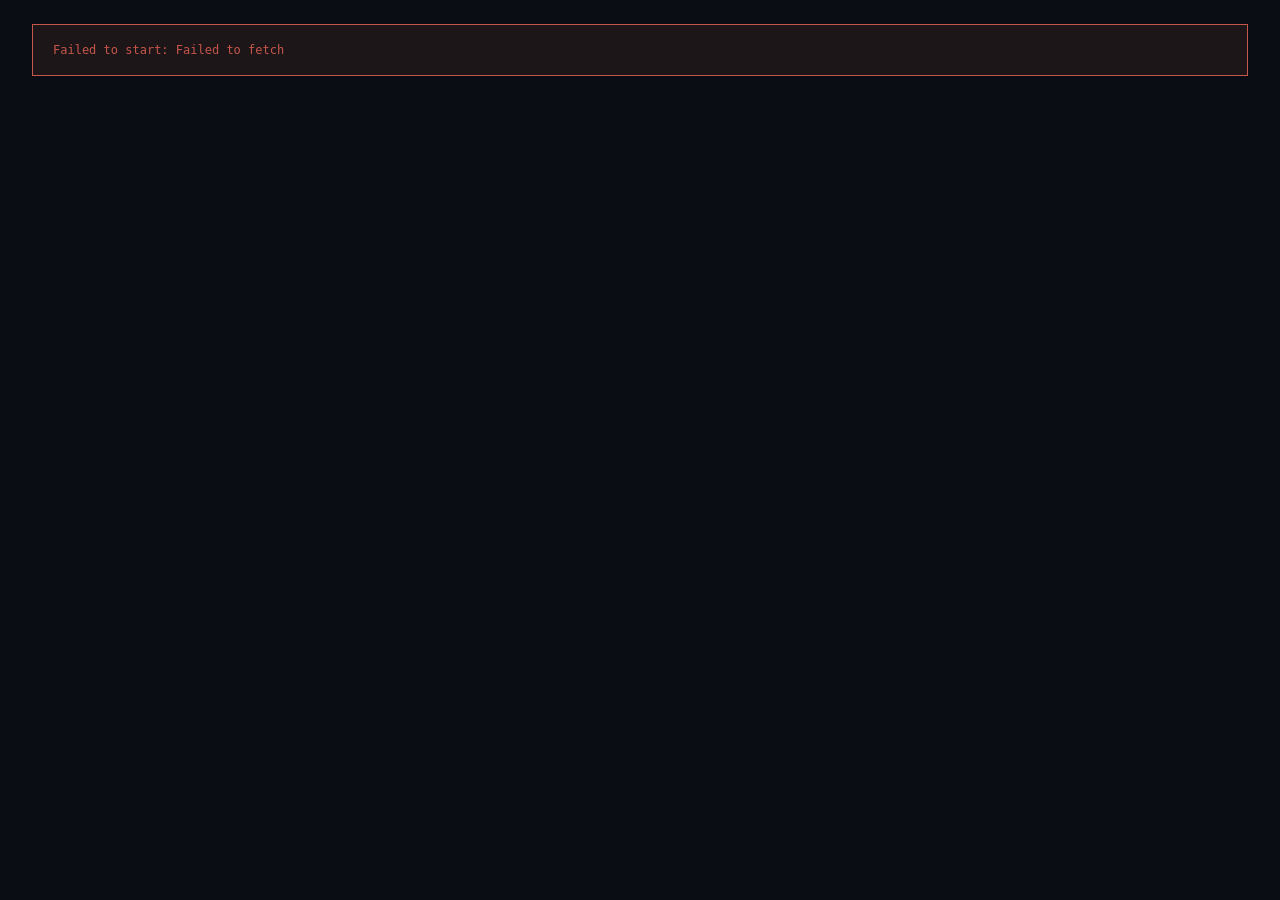
<file: index.html>
<!DOCTYPE html>
<html lang="en">
<head>
  <meta charset="UTF-8">
  <meta name="viewport" content="width=device-width, initial-scale=1.0">
  <title>Trading Tools by Purrtfolio</title>
  <link rel="stylesheet" href="./styles.css">
</head>
<body>
  <div id="app" class="app"></div>
  <script src="chart.min.js"></script>
  <script src="./app.js"></script>
</body>
</html>
</file>
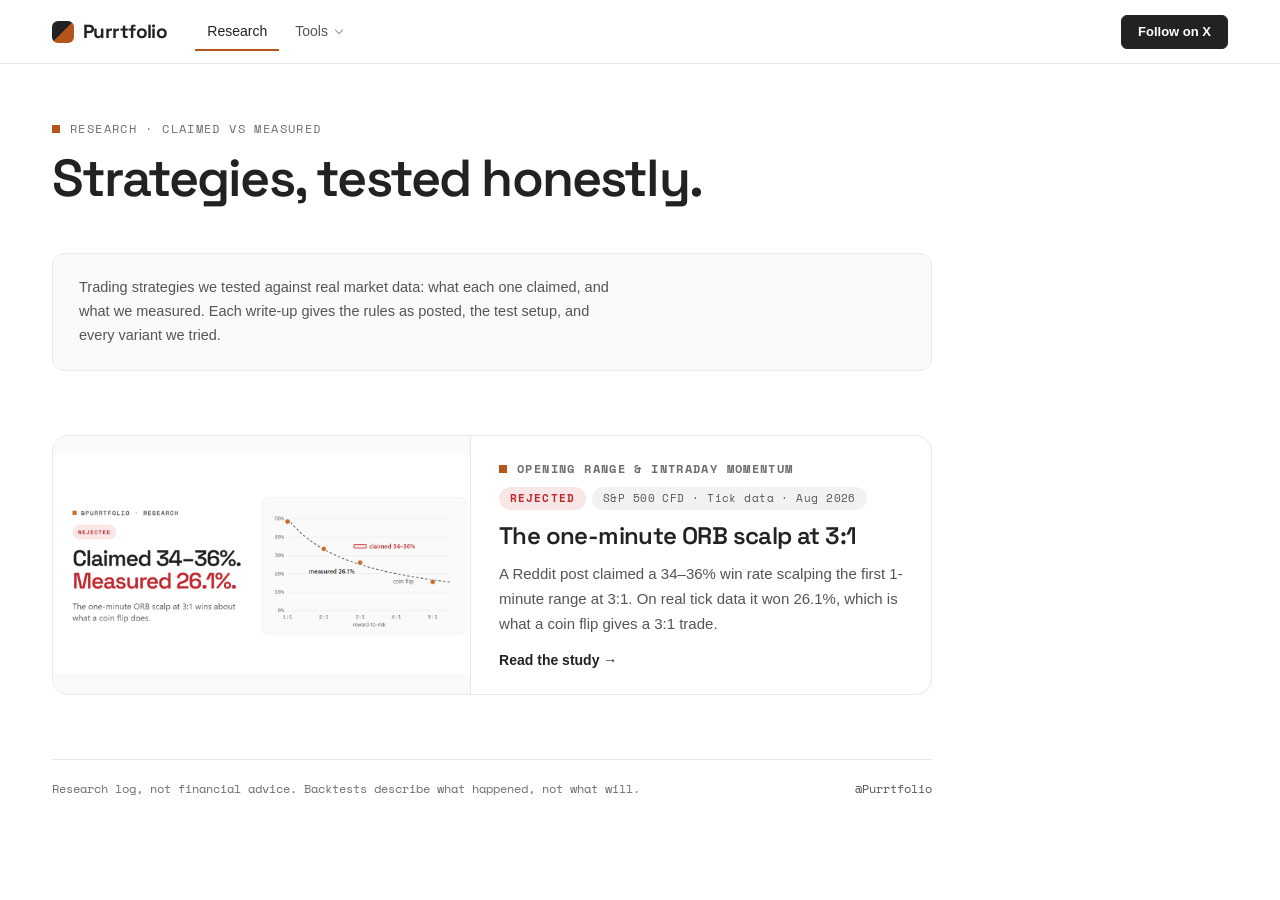
<file: static/index.html>
<!DOCTYPE html>
<html lang="en">
<head>
  <meta charset="UTF-8">
  <meta name="viewport" content="width=device-width, initial-scale=1.0">
  <title>Trading Tools by Purrtfolio</title>
  <meta name="description" content="Honest tests of popular trading strategies, plus free position-sizing, drawdown and options calculators.">
  <meta property="og:type" content="website">
  <meta property="og:title" content="Trading Tools by Purrtfolio">
  <meta property="og:description" content="Honest tests of popular trading strategies, plus free position-sizing, drawdown and options calculators.">
  <link rel="icon" href="data:,">
  <meta name="theme-color" content="#ffffff" media="(prefers-color-scheme: light)">
  <meta name="theme-color" content="#161616" media="(prefers-color-scheme: dark)">
  <link rel="preconnect" href="https://one3f-tracker-wpj6.onrender.com">
  <link rel="dns-prefetch" href="https://one3f-tracker-wpj6.onrender.com">
  <link rel="prefetch" href="./chart.min.js">
  <link rel="modulepreload" href="./js/main.js">
  <link rel="modulepreload" href="./js/router.js">
  <link rel="preconnect" href="https://fonts.googleapis.com">
  <link rel="preconnect" href="https://fonts.gstatic.com" crossorigin>
  <link rel="stylesheet" href="https://fonts.googleapis.com/css2?family=Space+Grotesk:wght@400;500;600;700&family=Space+Mono:wght@400;700&display=swap">
  <link rel="stylesheet" href="./styles.css">
<script data-goatcounter="https://purrtfolio.goatcounter.com/count" async src="https://gc.zgo.at/count.js"></script>
</head>
<body>
  <div id="app" class="app"></div>
  <script type="module" src="./js/main.js"></script>
</body>
</html>
</file>
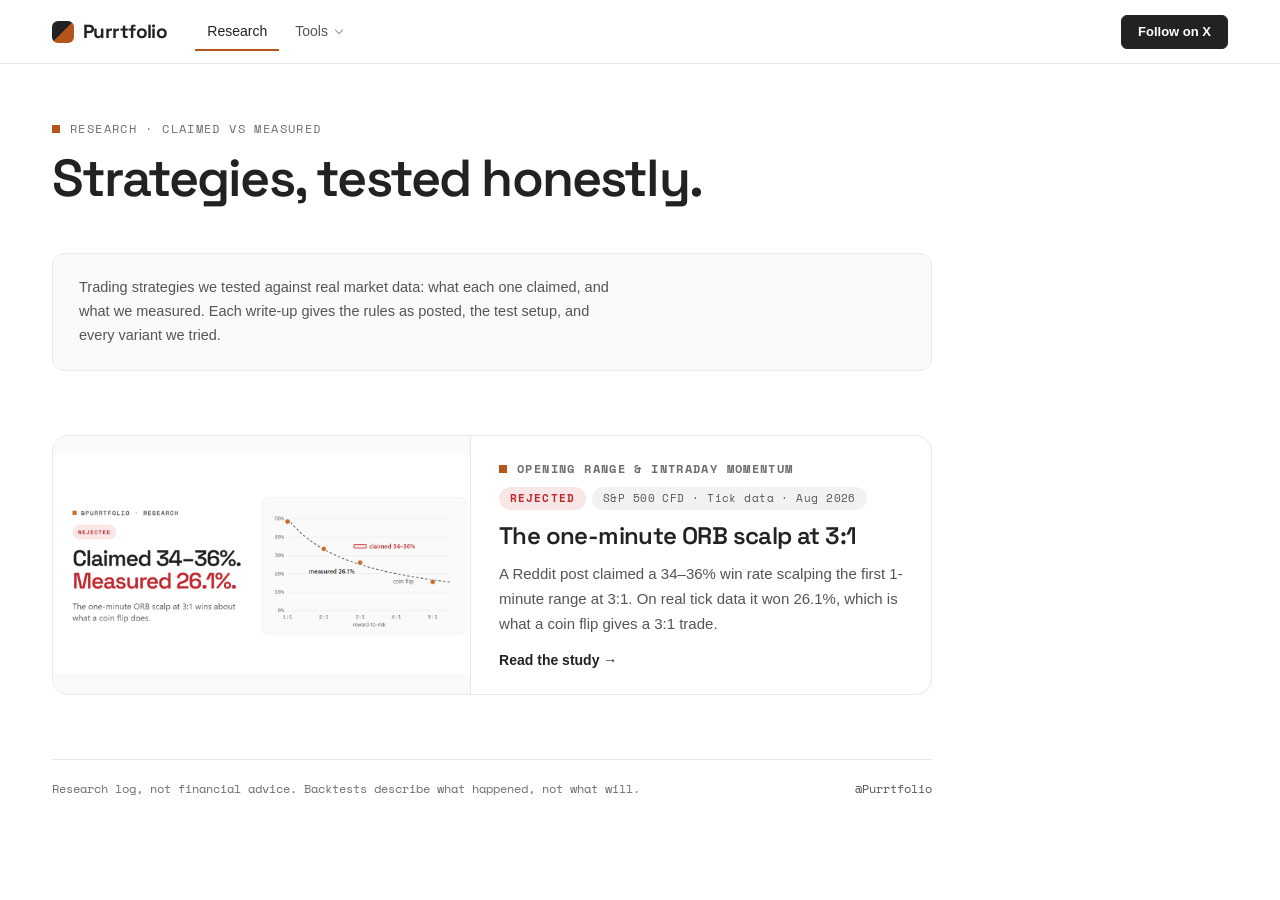
<file: static/research/index.html>
<!DOCTYPE html>
<html lang="en">
<head>
<meta charset="UTF-8">
<meta name="viewport" content="width=device-width, initial-scale=1.0, viewport-fit=cover">
<title>Research · Purrtfolio</title>
<meta name="description" content="Trading strategies we tested against real market data, with what they claimed and what we measured.">
<link rel="canonical" href="https://purrtfolio.onrender.com/research/">
<meta property="og:type" content="website">
<meta property="og:site_name" content="Purrtfolio">
<meta property="og:title" content="Purrtfolio Research">
<meta property="og:description" content="Trading strategies we tested against real market data, with what they claimed and what we measured.">
<meta property="og:url" content="https://purrtfolio.onrender.com/research/">
<meta name="twitter:site" content="@Purrtfolio">
<link rel="icon" href="data:,">
<link rel="preconnect" href="https://fonts.googleapis.com">
<link rel="preconnect" href="https://fonts.gstatic.com" crossorigin>
<link rel="stylesheet" href="https://fonts.googleapis.com/css2?family=Space+Grotesk:wght@400;500;600;700&family=Space+Mono:wght@400;700&display=swap">
<link rel="stylesheet" href="../styles.css">
<link rel="stylesheet" href="research.css">
<script type="module" src="../js/site-nav.js"></script>
<script data-goatcounter="https://purrtfolio.goatcounter.com/count" async src="https://gc.zgo.at/count.js"></script>
</head>
<body>
<div class="app">
  <nav class="nav" data-site-nav data-root="../" aria-label="Site"></nav>
  <div class="masthead">
    <h1>Strategies, tested honestly.</h1>
    <div class="sub">Research · claimed vs measured</div>
  </div>

  <main class="research">
    <div class="page-description">
      <p class="page-description-para">Trading strategies we tested against real market data: what each one claimed, and what we measured. Each write-up gives the rules as posted, the test setup, and every variant we tried.</p>
    </div>

    <!-- One <li> per published study, newest first. -->
    <ul class="studies">
      <li>
        <a class="card" href="one-minute-orb/">
          <div class="thumb"><img src="one-minute-orb/og.png" width="1200" height="630" alt="Measured win rates sit on the coin-flip curve; the claimed 34–36% at 3:1 sits far above it."></div>
          <div class="card-body">
            <span class="eyebrow">Opening range &amp; intraday momentum</span>
            <div class="tags">
              <span class="verdict">Rejected</span>
              <span class="tag">S&amp;P 500 CFD · Tick data · Aug 2026</span>
            </div>
            <h2>The one-minute ORB scalp at 3:1</h2>
            <p class="summary">A Reddit post claimed a 34–36% win rate scalping the first 1-minute range at 3:1. On real tick data it won 26.1%, which is what a coin flip gives a 3:1 trade.</p>
            <span class="more">Read the study →</span>
          </div>
        </a>
      </li>
    </ul>

    <footer class="research-footer">
      <span>Research log, not financial advice. Backtests describe what happened, not what will.</span>
      <a href="https://x.com/Purrtfolio">@Purrtfolio</a>
    </footer>
  </main>
</div>
</body>
</html>
</file>
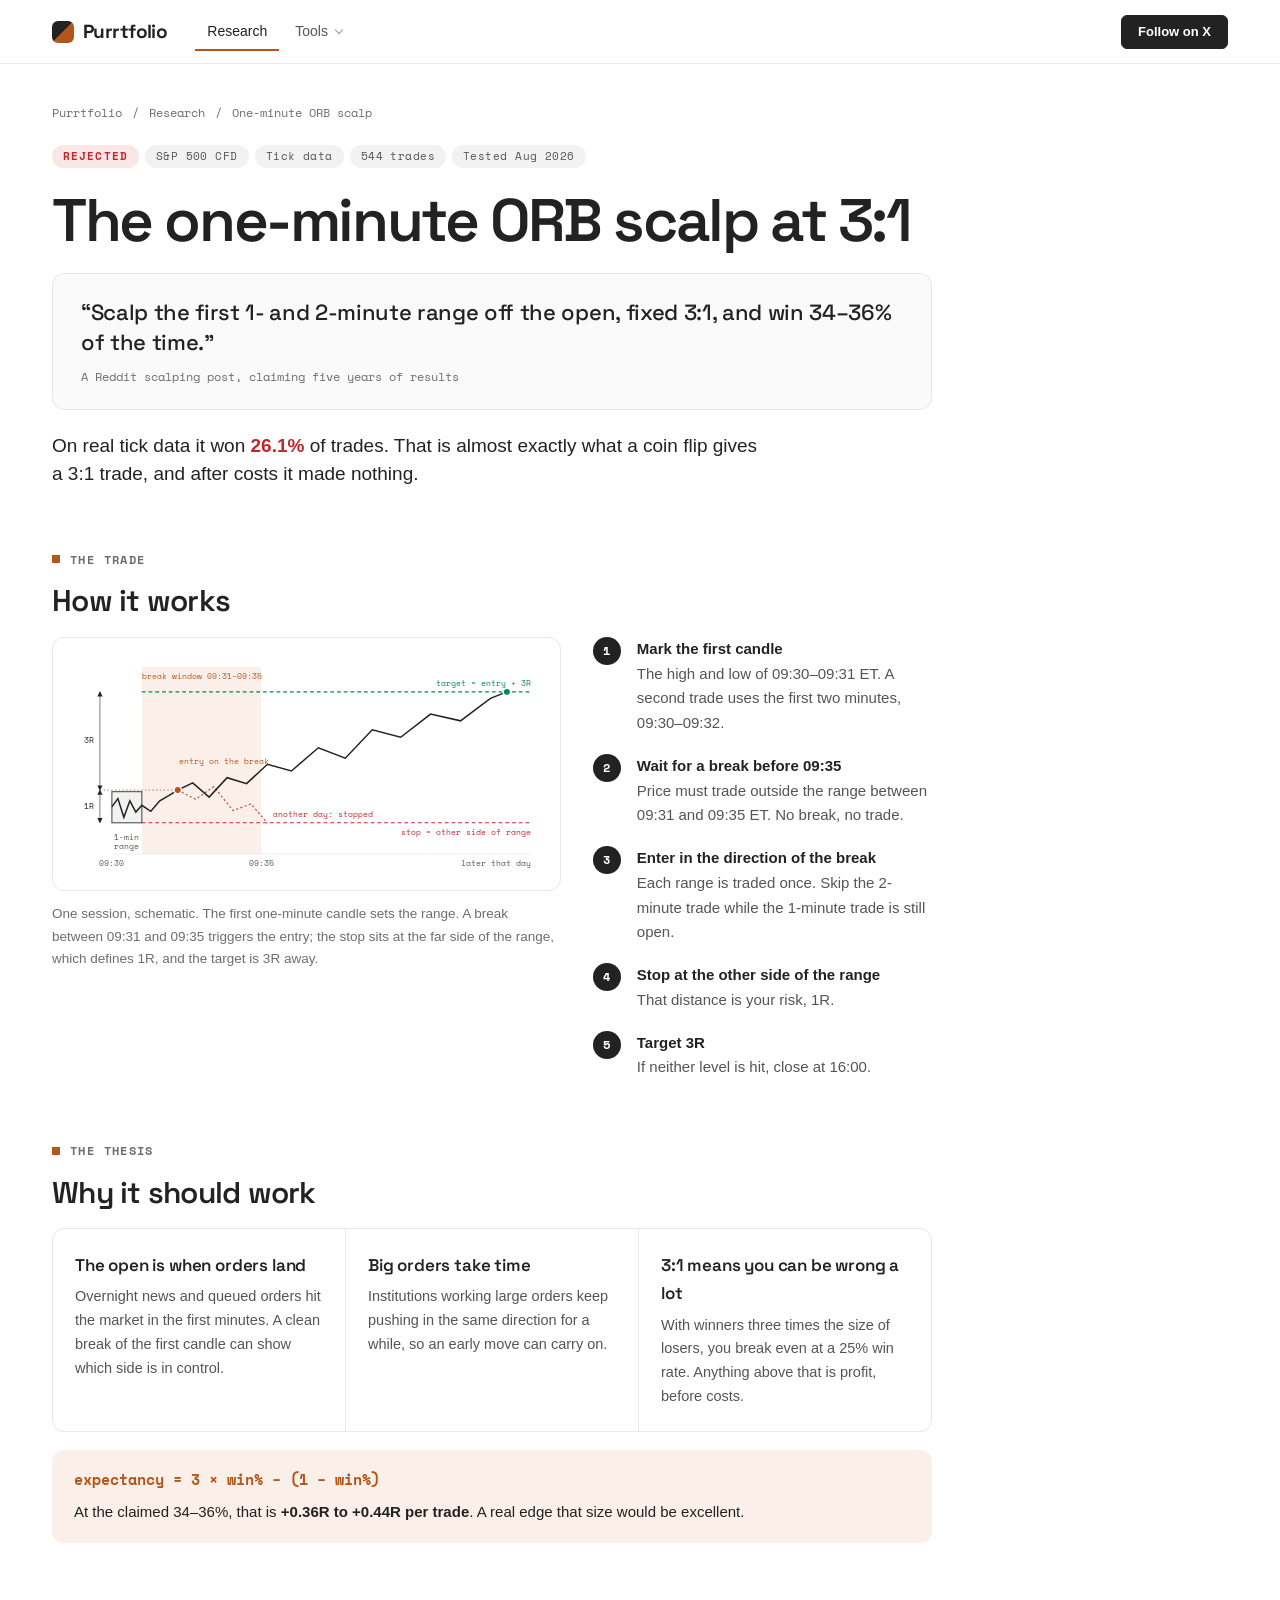
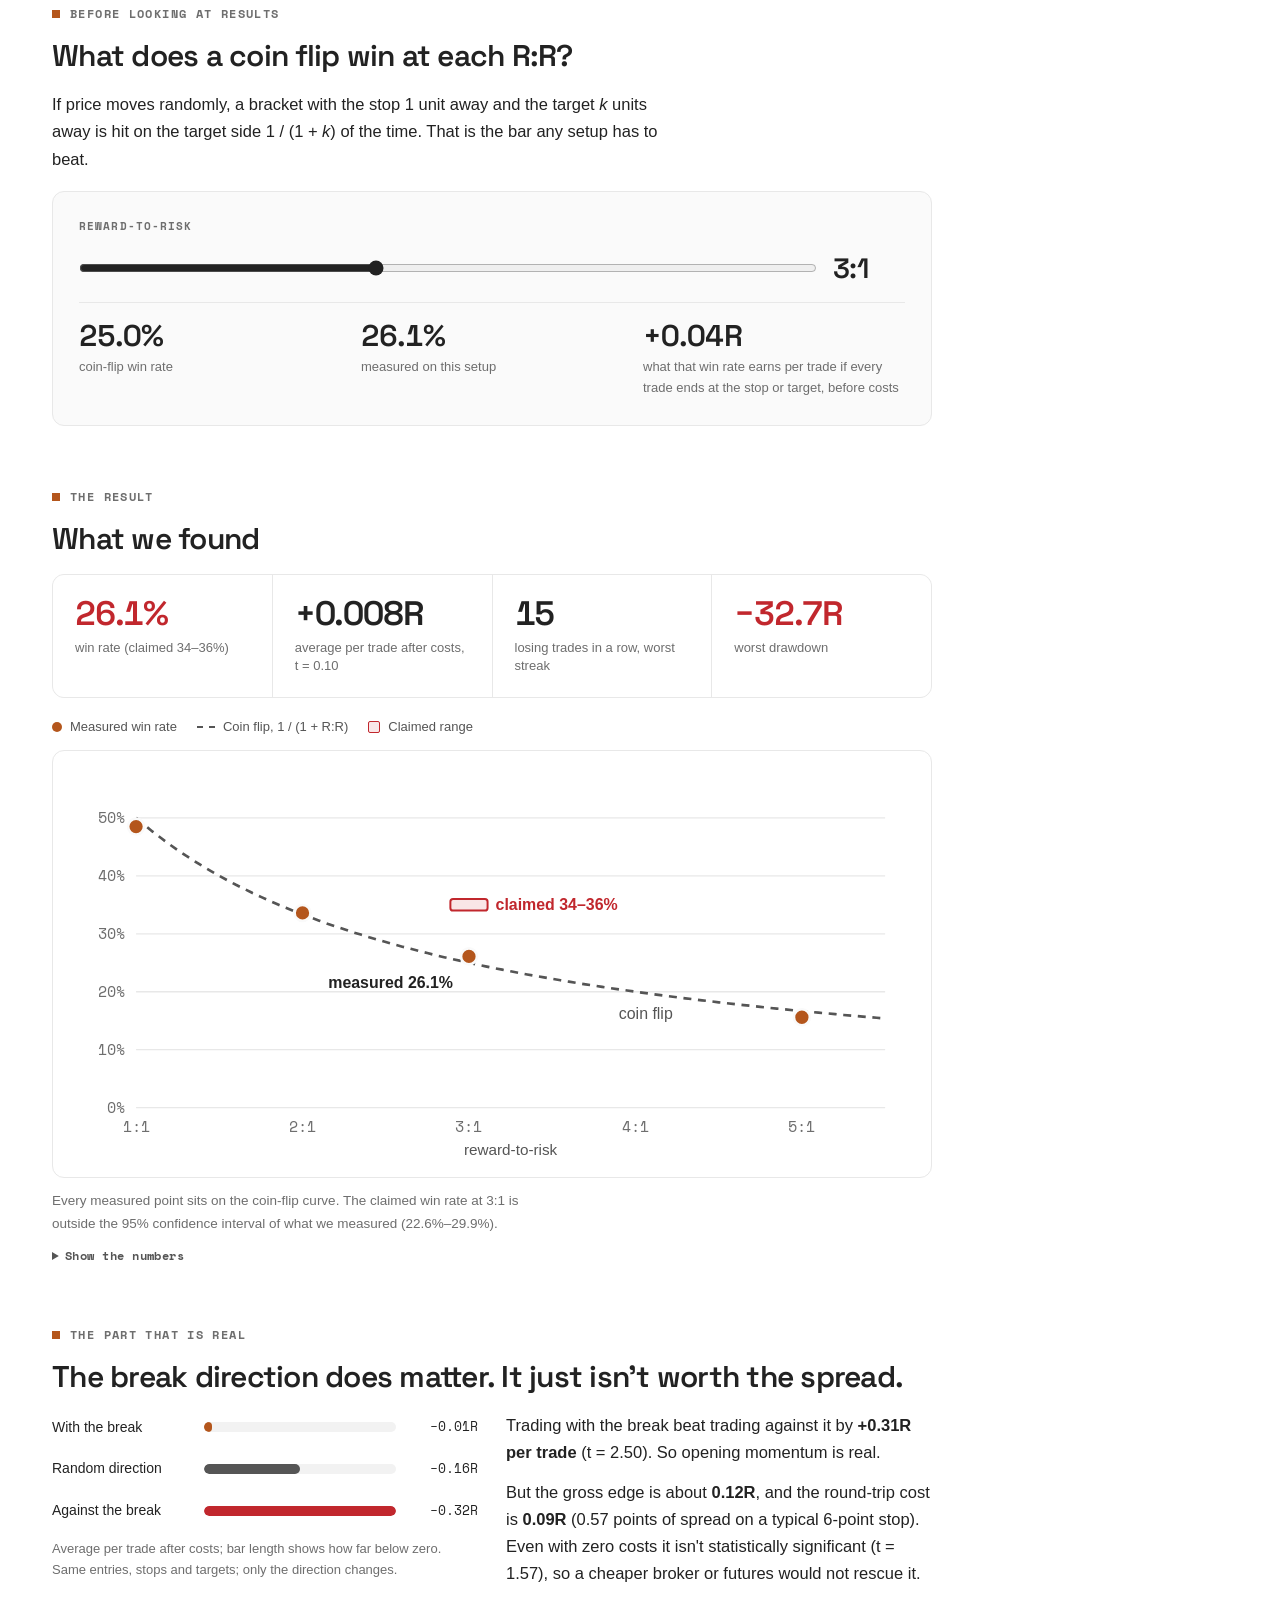
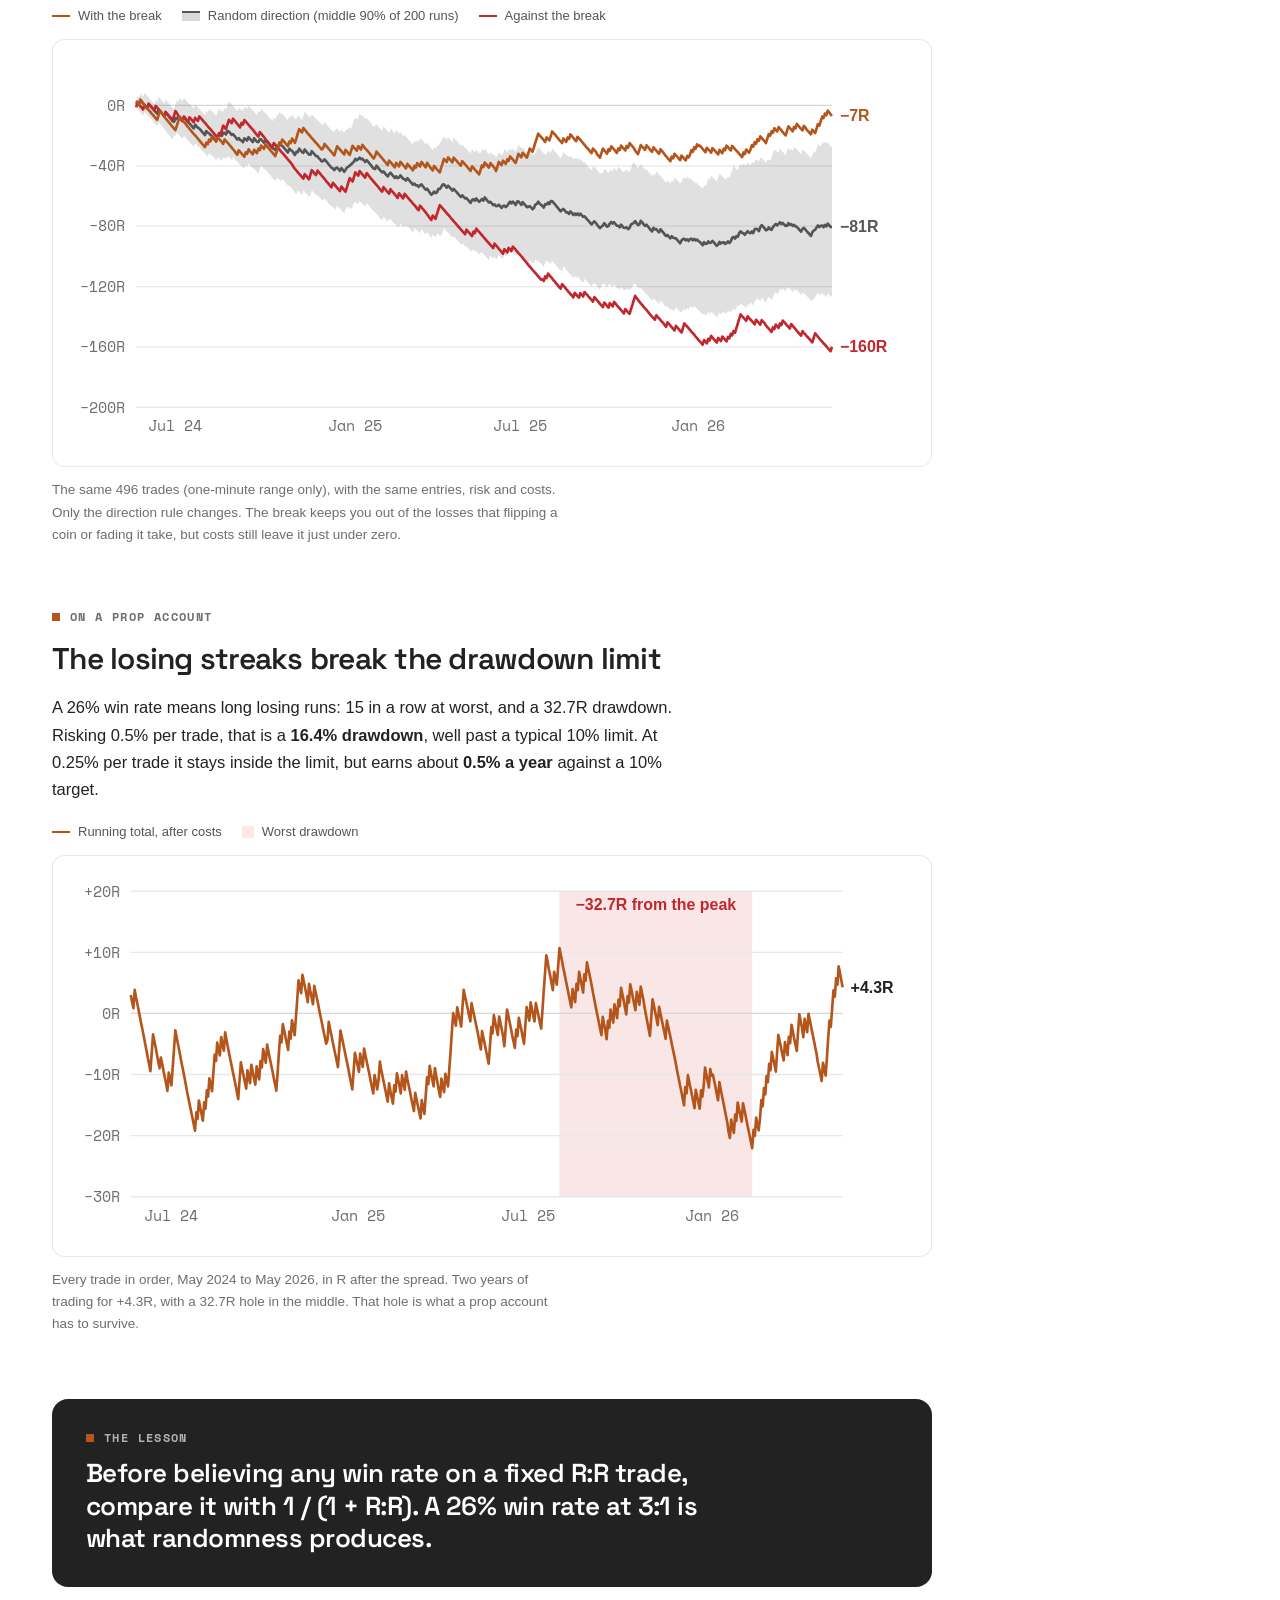
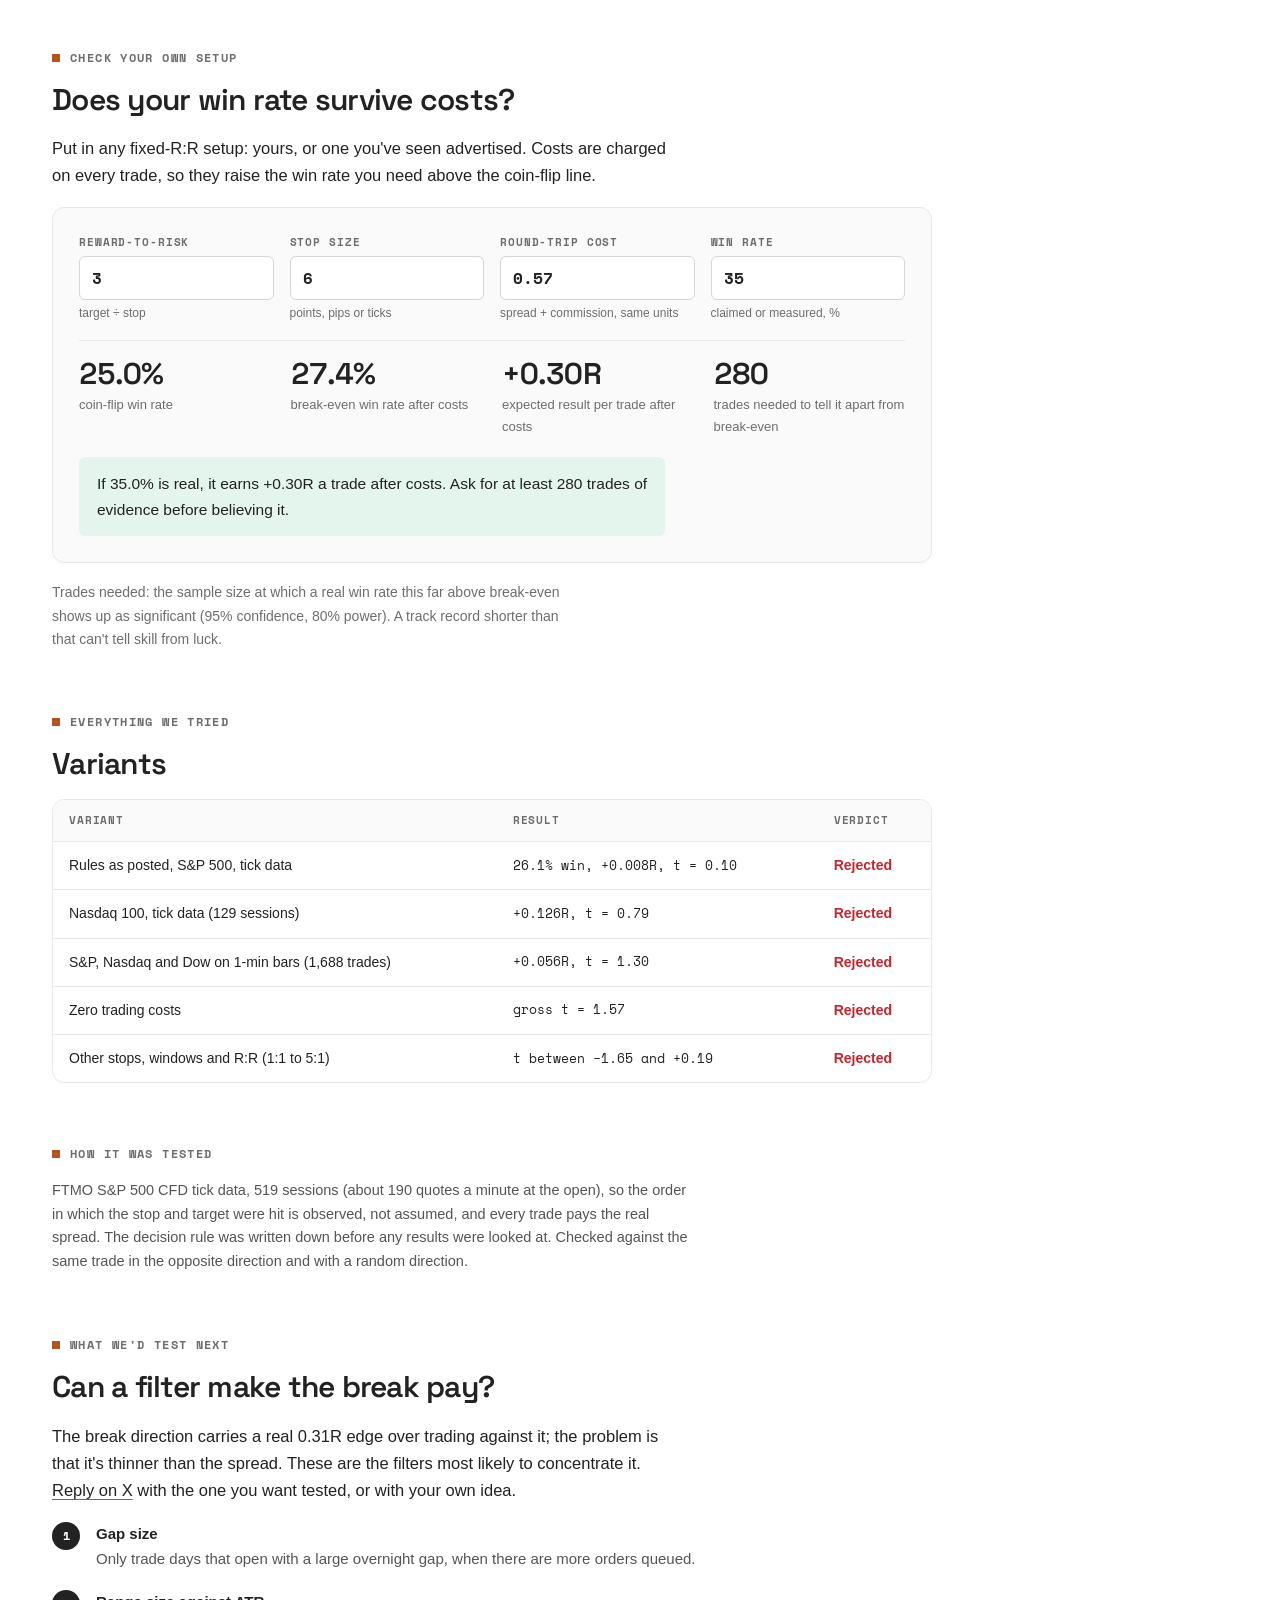
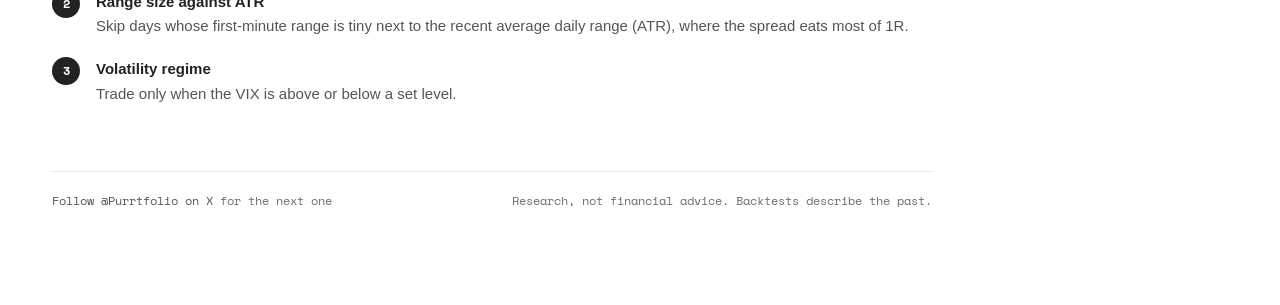
<file: static/research/one-minute-orb/index.html>
<!DOCTYPE html>
<html lang="en">
<head>
<meta charset="UTF-8">
<meta name="viewport" content="width=device-width, initial-scale=1.0, viewport-fit=cover">
<title>The one-minute ORB scalp at 3:1 · Purrtfolio Research</title>
<meta name="description" content="A Reddit post claimed a 34–36% win rate scalping the first 1-minute range at 3:1. On real tick data it won 26.1%, which is what a coin flip gives a 3:1 trade.">
<link rel="canonical" href="https://purrtfolio.onrender.com/research/one-minute-orb/">
<link rel="icon" href="data:,">
<meta property="og:type" content="article">
<meta property="og:site_name" content="Purrtfolio">
<meta property="og:title" content="The one-minute ORB scalp at 3:1: claimed 34–36%, measured 26.1%">
<meta property="og:description" content="A Reddit post claimed a 34–36% win rate scalping the first 1-minute range at 3:1. On real tick data it won 26.1%, which is what a coin flip gives a 3:1 trade.">
<meta property="og:url" content="https://purrtfolio.onrender.com/research/one-minute-orb/">
<meta property="og:image" content="https://purrtfolio.onrender.com/research/one-minute-orb/og.png">
<meta property="og:image:width" content="1200">
<meta property="og:image:height" content="630">
<meta property="og:image:alt" content="Measured win rates sit on the coin-flip curve; the claimed 34–36% at 3:1 sits far above it.">
<meta name="twitter:card" content="summary_large_image">
<meta name="twitter:site" content="@Purrtfolio">
<meta name="twitter:creator" content="@Purrtfolio">
<meta name="twitter:title" content="The one-minute ORB scalp at 3:1: claimed 34–36%, measured 26.1%">
<meta name="twitter:description" content="A Reddit post claimed a 34–36% win rate scalping the first 1-minute range at 3:1. On real tick data it won 26.1%, which is what a coin flip gives a 3:1 trade.">
<meta name="twitter:image" content="https://purrtfolio.onrender.com/research/one-minute-orb/og.png">
<style>body{margin:0}img{max-width:100%}[hidden]{display:none!important}:root{padding-top:env(safe-area-inset-top,0px);padding-bottom:env(safe-area-inset-bottom,0px)}</style>
<link rel="preconnect" href="https://fonts.googleapis.com">
<link rel="preconnect" href="https://fonts.gstatic.com" crossorigin>
<link rel="stylesheet" href="https://fonts.googleapis.com/css2?family=Space+Grotesk:wght@400;500;600;700&family=Space+Mono:wght@400;700&display=swap">
<link rel="stylesheet" href="../../styles.css">
<link rel="stylesheet" href="../research.css">
<script type="module" src="../../js/site-nav.js"></script>
<script data-goatcounter="https://purrtfolio.goatcounter.com/count" async src="https://gc.zgo.at/count.js"></script>
</head>
<body>
<div class="app">
  <nav class="nav" data-site-nav data-root="../../" aria-label="Site"></nav>

<main class="research">
  <nav class="crumbs" aria-label="Breadcrumb">
    <a href="../../">Purrtfolio</a><span>/</span><a href="../">Research</a><span>/</span><span>One-minute ORB scalp</span>
  </nav>

  <header class="hero">
    <div class="tags">
      <span class="verdict">Rejected</span>
      <span class="tag">S&amp;P 500 CFD</span><span class="tag">Tick data</span><span class="tag">544 trades</span><span class="tag">Tested Aug 2026</span>
    </div>
    <h1>The one-minute ORB scalp at 3:1</h1>
    <div class="claim">
      <q>Scalp the first 1- and 2-minute range off the open, fixed 3:1, and win 34–36% of the time.</q>
      <span class="who">A Reddit scalping post, claiming five years of results</span>
    </div>
    <p class="answer">On real tick data it won <b>26.1%</b> of trades. That is almost exactly what a coin flip gives a 3:1 trade, and after costs it made nothing.</p>
  </header>

  <section aria-labelledby="h-mech">
    <div class="eyebrow">The trade</div>
    <h2 id="h-mech">How it works</h2>
    <div class="mech">
      <figure>
        <div class="fig-box">
          <svg viewBox="0 0 640 300" role="img" aria-label="Price chart of one session: the first one-minute candle sets a range, price breaks above it inside the 09:31 to 09:35 window, the trade enters on the break with a stop at the bottom of the range and a target three times the risk above entry. One path reaches the target, another hits the stop.">
            <defs>
              <marker id="ah" viewBox="0 0 10 10" refX="9" refY="5" markerWidth="7" markerHeight="7" orient="auto-start-reverse">
                <path d="M0 0 L10 5 L0 10 z" fill="currentColor"></path>
              </marker>
            </defs>
            <g style="color: var(--text-dim)" fill="currentColor" font-family="var(--mono)" font-size="11">
              <!-- break window -->
              <rect x="100" y="20" width="160" height="250" fill="var(--brass-dim)"></rect>
              <text x="180" y="36" text-anchor="middle" fill="var(--brass)">break window 09:31–09:35</text>
              <!-- opening range box -->
              <rect x="60" y="186.7" width="40" height="41.6" fill="var(--panel-2)" stroke="var(--text-dim)" stroke-width="1.5"></rect>
              <text x="80" y="252" text-anchor="middle" fill="var(--text-dim)">1-min</text>
              <text x="80" y="264" text-anchor="middle" fill="var(--text-dim)">range</text>
              <!-- levels -->
              <line x1="100" y1="53.3" x2="620" y2="53.3" stroke="var(--green)" stroke-width="1.5" stroke-dasharray="5 4"></line>
              <text x="620" y="46" text-anchor="end" fill="var(--green)">target = entry + 3R</text>
              <line x1="100" y1="228.3" x2="620" y2="228.3" stroke="var(--red)" stroke-width="1.5" stroke-dasharray="5 4"></line>
              <text x="620" y="244" text-anchor="end" fill="var(--red)">stop = other side of range</text>
              <!-- R brackets -->
              <line x1="44" y1="184.6" x2="44" y2="228.3" stroke="currentColor" stroke-width="1" marker-start="url(#ah)" marker-end="url(#ah)"></line>
              <text x="36" y="210" text-anchor="end" fill="var(--text)">1R</text>
              <line x1="44" y1="53.3" x2="44" y2="184.6" stroke="currentColor" stroke-width="1" marker-start="url(#ah)" marker-end="url(#ah)"></line>
              <text x="36" y="122" text-anchor="end" fill="var(--text)">3R</text>
              <line x1="44" y1="184.6" x2="148" y2="184.6" stroke="var(--brass)" stroke-width="1" stroke-dasharray="2 3"></line>
              <!-- losing path -->
              <polyline points="148,184.6 172,197 196,180 222,212 246,203 268,229" fill="none" stroke="var(--red)" stroke-width="1.6" stroke-dasharray="3 3" opacity=".8"></polyline>
              <text x="276" y="221" fill="var(--red)">another day: stopped</text>
              <!-- main path -->
              <polyline points="60,207 68,196 76,221 84,199 92,214 100,205 112,213 124,199 136,192 148,184.6 168,175 190,194 214,168 240,176 268,150 300,159 336,128 372,142 408,104 446,114 486,83 526,92 566,62 588,53.3" fill="none" stroke="var(--text)" stroke-width="2"></polyline>
              <circle cx="148" cy="184.6" r="5" fill="var(--brass)" stroke="var(--panel)" stroke-width="2"></circle>
              <text x="150" y="150" fill="var(--brass)">entry on the break</text>
              <circle cx="588" cy="53.3" r="5" fill="var(--green)" stroke="var(--panel)" stroke-width="2"></circle>
              <!-- time axis -->
              <line x1="60" y1="270" x2="620" y2="270" stroke="var(--line)" stroke-width="1"></line>
              <text x="60" y="286" text-anchor="middle">09:30</text>
                            <text x="260" y="286" text-anchor="middle">09:35</text>
              <text x="620" y="286" text-anchor="end">later that day</text>
            </g>
          </svg>
        </div>
        <figcaption>One session, schematic. The first one-minute candle sets the range. A break between 09:31 and 09:35 triggers the entry; the stop sits at the far side of the range, which defines 1R, and the target is 3R away.</figcaption>
      </figure>
      <ol class="rules">
        <li><div><b>Mark the first candle</b>The high and low of 09:30–09:31 ET. A second trade uses the first two minutes, 09:30–09:32.</div></li>
        <li><div><b>Wait for a break before 09:35</b>Price must trade outside the range between 09:31 and 09:35 ET. No break, no trade.</div></li>
        <li><div><b>Enter in the direction of the break</b>Each range is traded once. Skip the 2-minute trade while the 1-minute trade is still open.</div></li>
        <li><div><b>Stop at the other side of the range</b>That distance is your risk, 1R.</div></li>
        <li><div><b>Target 3R</b>If neither level is hit, close at 16:00.</div></li>
      </ol>
    </div>
  </section>

  <section aria-labelledby="h-why">
    <div class="eyebrow">The thesis</div>
    <h2 id="h-why">Why it should work</h2>
    <div class="why-grid">
      <div><h3>The open is when orders land</h3><p>Overnight news and queued orders hit the market in the first minutes. A clean break of the first candle can show which side is in control.</p></div>
      <div><h3>Big orders take time</h3><p>Institutions working large orders keep pushing in the same direction for a while, so an early move can carry on.</p></div>
      <div><h3>3:1 means you can be wrong a lot</h3><p>With winners three times the size of losers, you break even at a 25% win rate. Anything above that is profit, before costs.</p></div>
    </div>
    <div class="maths">
      <span class="f">expectancy = 3 × win% − (1 − win%)</span>
      <span>At the claimed 34–36%, that is <b>+0.36R to +0.44R per trade</b>. A real edge that size would be excellent.</span>
    </div>
  </section>

  <section aria-labelledby="h-rr">
    <div class="eyebrow">Before looking at results</div>
    <h2 id="h-rr">What does a coin flip win at each R:R?</h2>
    <p>If price moves randomly, a bracket with the stop 1 unit away and the target <i>k</i> units away is hit on the target side 1 / (1 + <i>k</i>) of the time. That is the bar any setup has to beat.</p>
    <div class="explorer">
      <label for="rr">Reward-to-risk</label>
      <div class="slider-row">
        <input id="rr" type="range" min="1" max="6" step="0.5" value="3" aria-describedby="rr-note">
        <span class="rr-out" id="rr-out">3:1</span>
      </div>
      <div class="readout" id="rr-note">
        <div><span class="v" id="rw">25.0%</span><span class="k">coin-flip win rate</span></div>
        <div><span class="v" id="obs">26.1%</span><span class="k" id="obs-k">measured on this setup</span></div>
        <div><span class="v" id="ev">+0.04R</span><span class="k">what that win rate earns per trade if every trade ends at the stop or target, before costs</span></div>
      </div>
    </div>
  </section>

  <section aria-labelledby="h-res">
    <div class="eyebrow">The result</div>
    <h2 id="h-res">What we found</h2>
    <div class="tiles">
      <div class="tile"><span class="v bad">26.1%</span><span class="k">win rate (claimed 34–36%)</span></div>
      <div class="tile"><span class="v">+0.008R</span><span class="k">average per trade after costs, t = 0.10</span></div>
      <div class="tile"><span class="v">15</span><span class="k">losing trades in a row, worst streak</span></div>
      <div class="tile"><span class="v bad">−32.7R</span><span class="k">worst drawdown</span></div>
    </div>
    <figure>
      <div class="legend" aria-hidden="true">
        <span><i class="sw-dot"></i>Measured win rate</span>
        <span><i class="sw-line"></i>Coin flip, 1 / (1 + R:R)</span>
        <span><i class="sw-band"></i>Claimed range</span>
      </div>
      <div class="chart-wrap fig-box" id="chart-wrap">
        <svg id="chart" viewBox="0 0 640 300" role="img" aria-label="Win rate against reward-to-risk. Measured win rates of 48.5, 33.6, 26.1 and 15.6 percent at 1, 2, 3 and 5 to 1 sit on the coin-flip curve of 50, 33.3, 25 and 16.7 percent. The claimed 34 to 36 percent at 3 to 1 sits well above both."></svg>
        <div class="tip" id="tip" hidden></div>
      </div>
      <figcaption>Every measured point sits on the coin-flip curve. The claimed win rate at 3:1 is outside the 95% confidence interval of what we measured (22.6%–29.9%).</figcaption>
      <details class="table">
        <summary>Show the numbers</summary>
        <div class="table-wrap">
          <table>
            <thead><tr><th>R:R</th><th>Coin flip</th><th>Measured</th></tr></thead>
            <tbody>
              <tr><td class="mono">1:1</td><td class="mono">50.0%</td><td class="mono">48.5%</td></tr>
              <tr><td class="mono">2:1</td><td class="mono">33.3%</td><td class="mono">33.6%</td></tr>
              <tr><td class="mono">3:1</td><td class="mono">25.0%</td><td class="mono">26.1%</td></tr>
              <tr><td class="mono">5:1</td><td class="mono">16.7%</td><td class="mono">15.6%</td></tr>
            </tbody>
          </table>
        </div>
      </details>
    </figure>
  </section>

  <section aria-labelledby="h-twist">
    <div class="eyebrow">The part that is real</div>
    <h2 id="h-twist">The break direction does matter. It just isn't worth the spread.</h2>
    <div class="twist">
      <div class="bar-compare" role="img" aria-label="Average result per trade after costs: trading with the break minus 0.01R, random direction minus 0.16R, trading against the break minus 0.32R.">
        <div class="bc-row"><span>With the break</span><div class="bc-track"><div class="bc-fill" style="width:4%;background:var(--brass)"></div></div><span class="n">−0.01R</span></div>
        <div class="bc-row"><span>Random direction</span><div class="bc-track"><div class="bc-fill" style="width:50%;background:var(--text-dim)"></div></div><span class="n">−0.16R</span></div>
        <div class="bc-row"><span>Against the break</span><div class="bc-track"><div class="bc-fill" style="width:100%;background:var(--red)"></div></div><span class="n">−0.32R</span></div>
        <p class="note">Average per trade after costs; bar length shows how far below zero. Same entries, stops and targets; only the direction changes.</p>
      </div>
      <div style="display:grid;gap:12px">
        <p>Trading with the break beat trading against it by <b>+0.31R per trade</b> (t = 2.50). So opening momentum is real.</p>
        <p>But the gross edge is about <b>0.12R</b>, and the round-trip cost is <b>0.09R</b> (0.57 points of spread on a typical 6-point stop). Even with zero costs it isn't statistically significant (t = 1.57), so a cheaper broker or futures would not rescue it.</p>
      </div>
    </div>
    <figure>
      <div class="legend" aria-hidden="true">
        <span><i class="sw-eq"></i>With the break</span>
        <span><i class="sw-rand"></i>Random direction (middle 90% of 200 runs)</span>
        <span><i class="sw-fade"></i>Against the break</span>
      </div>
      <div class="eq-wrap fig-box" id="dir-wrap">
        <svg id="dir" viewBox="0 0 640 300" role="img" aria-label="Running total in R after costs over 496 one-minute-range trades. With the break ends near −7R, random direction near −81R, against the break near −160R."></svg>
        <div class="tip" id="dir-tip" hidden></div>
      </div>
      <figcaption>The same 496 trades (one-minute range only), with the same entries, risk and costs. Only the direction rule changes. The break keeps you out of the losses that flipping a coin or fading it take, but costs still leave it just under zero.</figcaption>
    </figure>
  </section>

  <section aria-labelledby="h-prop">
    <div class="eyebrow">On a prop account</div>
    <h2 id="h-prop">The losing streaks break the drawdown limit</h2>
    <p>A 26% win rate means long losing runs: 15 in a row at worst, and a 32.7R drawdown. Risking 0.5% per trade, that is a <b>16.4% drawdown</b>, well past a typical 10% limit. At 0.25% per trade it stays inside the limit, but earns about <b>0.5% a year</b> against a 10% target.</p>
    <figure>
      <div class="legend" aria-hidden="true">
        <span><i class="sw-eq"></i>Running total, after costs</span>
        <span><i class="sw-dd"></i>Worst drawdown</span>
      </div>
      <div class="eq-wrap fig-box" id="eq-wrap">
        <svg id="eq" viewBox="0 0 640 280" role="img" aria-label="Running total in R over all 544 trades, May 2024 to May 2026, after costs. It peaks at +10.7R, falls 32.7R to −22.0R, and ends at +4.3R."></svg>
        <div class="tip" id="eq-tip" hidden></div>
      </div>
      <figcaption>Every trade in order, May 2024 to May 2026, in R after the spread. Two years of trading for +4.3R, with a 32.7R hole in the middle. That hole is what a prop account has to survive.</figcaption>
    </figure>
  </section>

  <div class="lesson" role="note">
    <span class="eyebrow">The lesson</span>
    <p>Before believing any win rate on a fixed R:R trade, compare it with 1 / (1 + R:R). A 26% win rate at 3:1 is what randomness produces.</p>
  </div>

  <section aria-labelledby="h-calc">
    <div class="eyebrow">Check your own setup</div>
    <h2 id="h-calc">Does your win rate survive costs?</h2>
    <p>Put in any fixed-R:R setup: yours, or one you've seen advertised. Costs are charged on every trade, so they raise the win rate you need above the coin-flip line.</p>
    <div class="calc">
      <div class="calc-inputs">
        <label>Reward-to-risk<input id="c-rr" type="number" min="0.25" step="0.25" value="3" inputmode="decimal"><small>target ÷ stop</small></label>
        <label>Stop size<input id="c-stop" type="number" min="0.01" step="any" value="6" inputmode="decimal"><small>points, pips or ticks</small></label>
        <label>Round-trip cost<input id="c-cost" type="number" min="0" step="any" value="0.57" inputmode="decimal"><small>spread + commission, same units</small></label>
        <label>Win rate<input id="c-win" type="number" min="0" max="100" step="0.1" value="35" inputmode="decimal"><small>claimed or measured, %</small></label>
      </div>
      <div class="readout" aria-live="polite">
        <div><span class="v" id="c-coin">25.0%</span><span class="k">coin-flip win rate</span></div>
        <div><span class="v" id="c-be">27.4%</span><span class="k">break-even win rate after costs</span></div>
        <div><span class="v" id="c-ev">+0.31R</span><span class="k">expected result per trade after costs</span></div>
        <div><span class="v" id="c-n">280</span><span class="k" id="c-n-k">trades needed to tell it apart from break-even</span></div>
      </div>
      <p class="verdict-line" id="c-verdict"></p>
    </div>
    <p style="font-size:14px;color:var(--text-mut)">Trades needed: the sample size at which a real win rate this far above break-even shows up as significant (95% confidence, 80% power). A track record shorter than that can't tell skill from luck.</p>
  </section>

  <section aria-labelledby="h-var">
    <div class="eyebrow">Everything we tried</div>
    <h2 id="h-var">Variants</h2>
    <div class="table-wrap">
      <table>
        <thead><tr><th>Variant</th><th>Result</th><th>Verdict</th></tr></thead>
        <tbody>
          <tr><td>Rules as posted, S&amp;P 500, tick data</td><td class="mono">26.1% win, +0.008R, t = 0.10</td><td class="bad">Rejected</td></tr>
          <tr><td>Nasdaq 100, tick data (129 sessions)</td><td class="mono">+0.126R, t = 0.79</td><td class="bad">Rejected</td></tr>
          <tr><td>S&amp;P, Nasdaq and Dow on 1-min bars (1,688 trades)</td><td class="mono">+0.056R, t = 1.30</td><td class="bad">Rejected</td></tr>
          <tr><td>Zero trading costs</td><td class="mono">gross t = 1.57</td><td class="bad">Rejected</td></tr>
          <tr><td>Other stops, windows and R:R (1:1 to 5:1)</td><td class="mono">t between −1.65 and +0.19</td><td class="bad">Rejected</td></tr>
        </tbody>
      </table>
    </div>
  </section>

  <section class="method" aria-labelledby="h-method">
    <div class="eyebrow" id="h-method">How it was tested</div>
    <p>FTMO S&amp;P 500 CFD tick data, 519 sessions (about 190 quotes a minute at the open), so the order in which the stop and target were hit is observed, not assumed, and every trade pays the real spread. The decision rule was written down before any results were looked at. Checked against the same trade in the opposite direction and with a random direction.</p>
  </section>

  <section aria-labelledby="h-next">
    <div class="eyebrow">What we'd test next</div>
    <h2 id="h-next">Can a filter make the break pay?</h2>
    <p>The break direction carries a real 0.31R edge over trading against it; the problem is that it's thinner than the spread. These are the filters most likely to concentrate it. <a href="https://x.com/Purrtfolio">Reply on X</a> with the one you want tested, or with your own idea.</p>
    <ol class="rules">
      <li><div><b>Gap size</b>Only trade days that open with a large overnight gap, when there are more orders queued.</div></li>
      <li><div><b>Range size against ATR</b>Skip days whose first-minute range is tiny next to the recent average daily range (ATR), where the spread eats most of 1R.</div></li>
      <li><div><b>Volatility regime</b>Trade only when the VIX is above or below a set level.</div></li>
    </ol>
  </section>

  <footer class="research-footer">
    <span><a href="https://x.com/Purrtfolio">Follow @Purrtfolio on X</a> for the next one</span>
    <span>Research, not financial advice. Backtests describe the past.</span>
  </footer>
</main>
</div>

<script>
(function () {
  // Measured win rates by reward-to-risk (tick data, S&P 500 CFD).
  const measured = { 1: 48.5, 2: 33.6, 3: 26.1, 5: 15.6 };
  const coin = k => 100 / (1 + k);

  // Explorer
  const rr = document.getElementById("rr");
  const out = document.getElementById("rr-out"), rw = document.getElementById("rw");
  const obs = document.getElementById("obs"), obsK = document.getElementById("obs-k"), ev = document.getElementById("ev");
  function update() {
    const k = parseFloat(rr.value);
    out.textContent = (Number.isInteger(k) ? k : k.toFixed(1)) + ":1";
    rw.textContent = coin(k).toFixed(1) + "%";
    const m = measured[k];
    if (m != null) {
      obs.textContent = m.toFixed(1) + "%";
      obsK.textContent = "measured on this setup";
      const e = (k * m - (100 - m)) / 100;
      ev.textContent = (e >= 0 ? "+" : "−") + Math.abs(e).toFixed(2) + "R";
    } else {
      obs.textContent = "—";
      obsK.textContent = "not tested at this R:R";
      ev.textContent = "0.00R";
    }
  }
  rr.addEventListener("input", update);
  update();

  // Chart
  const svg = document.getElementById("chart"), NS = "http://www.w3.org/2000/svg";
  const W = 640, H = 300, L = 52, R = 24, T = 18, B = 42;
  const x = k => L + (k - 1) / (5.5 - 1) * (W - L - R);
  const y = v => T + (1 - v / 55) * (H - T - B);
  const mk = (tag, a) => { const n = document.createElementNS(NS, tag); for (const k in a) n.setAttribute(k, a[k]); svg.appendChild(n); return n; };
  const txt = (s, a) => { const n = mk("text", a); n.textContent = s; return n; };
  // grid + y axis
  [0, 10, 20, 30, 40, 50].forEach(v => {
    mk("line", { x1: L, x2: W - R, y1: y(v), y2: y(v), stroke: "var(--line)", "stroke-width": 1 });
    txt(v + "%", { x: L - 8, y: y(v) + 4, "text-anchor": "end", fill: "var(--text-mut)", "font-size": 11, "font-family": "var(--mono)" });
  });
  [1, 2, 3, 4, 5].forEach(k => txt(k + ":1", { x: x(k), y: H - B + 18, "text-anchor": "middle", fill: "var(--text-mut)", "font-size": 11, "font-family": "var(--mono)" }));
  txt("reward-to-risk", { x: (L + W - R) / 2, y: H - 6, "text-anchor": "middle", fill: "var(--text-dim)", "font-size": 11.5 });
  // claimed band at 3:1
  mk("rect", { x: x(3) - 14, y: y(36), width: 28, height: y(34) - y(36), fill: "var(--red-bg)", stroke: "var(--red)", "stroke-width": 1.5, rx: 2 });
  txt("claimed 34–36%", { x: x(3) + 20, y: y(35) + 4, fill: "var(--red)", "font-size": 12, "font-weight": 600 });
  // coin-flip curve
  let d = "";
  for (let k = 1; k <= 5.5; k += 0.05) d += (d ? " L" : "M") + x(k).toFixed(1) + " " + y(coin(k)).toFixed(1);
  mk("path", { d, fill: "none", stroke: "var(--text-dim)", "stroke-width": 2, "stroke-dasharray": "6 5" });
  txt("coin flip", { x: x(3.9), y: y(coin(3.9)) + 22, fill: "var(--text-dim)", "font-size": 12 });
  // measured points
  const wrap = document.getElementById("chart-wrap"), tip = document.getElementById("tip");
  Object.entries(measured).forEach(([k, v]) => {
    k = +k;
    mk("circle", { cx: x(k), cy: y(v), r: 6, fill: "var(--brass)", stroke: "var(--panel)", "stroke-width": 2 });
    if (k === 3) txt("measured 26.1%", { x: x(k) - 12, y: y(v) + 24, "text-anchor": "end", fill: "var(--text)", "font-size": 12, "font-weight": 600 });
    const hit = mk("circle", { cx: x(k), cy: y(v), r: 16, fill: "transparent", tabindex: 0, "aria-label": `${k}:1 measured ${v}%, coin flip ${coin(k).toFixed(1)}%` });
    const show = () => {
      const box = svg.getBoundingClientRect(), wb = wrap.getBoundingClientRect(), s = box.width / W;
      tip.innerHTML = `<b>${k}:1</b> · measured ${v.toFixed(1)}% · coin flip ${coin(k).toFixed(1)}%`;
      tip.style.left = (box.left - wb.left + x(k) * s) + "px";
      tip.style.top = (box.top - wb.top + y(v) * s) + "px";
      tip.hidden = false;
    };
    hit.addEventListener("mouseenter", show); hit.addEventListener("focus", show);
    hit.addEventListener("mouseleave", () => tip.hidden = true); hit.addEventListener("blur", () => tip.hidden = true);
  });

  // Calculator: a trade wins k - c or loses 1 + c, where c is the round-trip cost in R.
  const num = id => parseFloat(document.getElementById(id).value);
  const set = (id, s) => document.getElementById(id).textContent = s;
  const pct = v => (100 * v).toFixed(1) + "%";
  const signR = v => (v >= 0 ? "+" : "−") + Math.abs(v).toFixed(2) + "R";
  function calc() {
    const k = num("c-rr"), stop = num("c-stop"), cost = num("c-cost"), p = num("c-win") / 100;
    const verdict = document.getElementById("c-verdict");
    if (!(k > 0 && stop > 0 && cost >= 0 && p >= 0 && p <= 1)) {
      verdict.className = "verdict-line"; verdict.textContent = "Fill in all four boxes with positive numbers.";
      return;
    }
    const c = cost / stop, coinP = 1 / (1 + k), be = (1 + c) / (1 + k);
    const ev = p * k - (1 - p) - c;
    set("c-coin", pct(coinP));
    set("c-be", be < 1 ? pct(be) : "> 100%");
    set("c-ev", signR(ev));
    let n = null;
    if (p > be && be < 1) {
      const z = 1.96 * Math.sqrt(be * (1 - be)) + 0.84 * Math.sqrt(p * (1 - p));
      n = Math.ceil((z / (p - be)) ** 2);
    }
    set("c-n", n == null ? "—" : n.toLocaleString());
    set("c-n-k", n == null ? "no sample size helps: it's at or below break-even" : "trades needed to tell it apart from break-even");
    if (be >= 1) {
      verdict.className = "verdict-line bad";
      verdict.textContent = `Costs are ${c.toFixed(2)}R a trade, more than the whole target. No win rate can pay for that.`;
    } else if (p <= be) {
      verdict.className = "verdict-line bad";
      verdict.textContent = `At ${pct(p)} this loses money: costs take ${c.toFixed(2)}R a trade, so you need more than ${pct(be)} to break even.`;
    } else {
      verdict.className = "verdict-line good";
      verdict.textContent = `If ${pct(p)} is real, it earns ${signR(ev)} a trade after costs. Ask for at least ${n.toLocaleString()} trades of evidence before believing it.`;
    }
  }
  document.querySelectorAll(".calc input").forEach(i => i.addEventListener("input", calc));
  calc();

  // Equity curve: running total in R after costs, one point per trade.
  fetch("equity.json").then(r => r.json()).then(pts => {
    const eq = document.getElementById("eq"), eqWrap = document.getElementById("eq-wrap"), eqTip = document.getElementById("eq-tip");
    const W = 640, H = 280, L = 48, R = 56, T = 16, B = 34, n = pts.length;
    const vals = pts.map(p => p[1]);
    const lo = Math.floor(Math.min(0, ...vals) / 10) * 10, hi = Math.ceil(Math.max(0, ...vals) / 10) * 10;
    const ex = i => L + i / (n - 1) * (W - L - R);
    const ey = v => T + (hi - v) / (hi - lo) * (H - T - B);
    const add = (tag, a, s) => { const el = document.createElementNS(NS, tag); for (const k in a) el.setAttribute(k, a[k]); if (s) el.textContent = s; eq.appendChild(el); return el; };
    // worst drawdown: peak (from 0) to trough
    let peak = 0, peakI = -1, dd = 0, ddFrom = 0, ddTo = 0;
    vals.forEach((v, i) => {
      if (v > peak) { peak = v; peakI = i; }
      if (v - peak < dd) { dd = v - peak; ddFrom = Math.max(peakI, 0); ddTo = i; }
    });
    add("rect", { x: ex(ddFrom), y: T, width: ex(ddTo) - ex(ddFrom), height: H - T - B, fill: "var(--red-bg)" });
    add("text", { x: (ex(ddFrom) + ex(ddTo)) / 2, y: T + 14, "text-anchor": "middle", fill: "var(--red)", "font-size": 12, "font-weight": 600 }, `−${Math.abs(dd).toFixed(1)}R from the peak`);
    for (let v = lo; v <= hi; v += 10) {
      add("line", { x1: L, x2: W - R, y1: ey(v), y2: ey(v), stroke: v === 0 ? "var(--line-2)" : "var(--line)", "stroke-width": 1 });
      add("text", { x: L - 8, y: ey(v) + 4, "text-anchor": "end", fill: "var(--text-mut)", "font-size": 11, "font-family": "var(--mono)" }, (v > 0 ? "+" : v < 0 ? "−" : "") + Math.abs(v) + "R");
    }
    // x labels: first trade of each half-year (January and July)
    let lastHalf = "";
    pts.forEach(([d], i) => {
      const half = d.slice(0, 4) + (d.slice(5, 7) < "07" ? "a" : "b");
      if (half !== lastHalf) {
        const first = !lastHalf;
        lastHalf = half;
        if (first) return; // skip the partial first half-year so labels don't collide
        const mon = new Date(d + "T00:00:00Z").toLocaleString("en", { month: "short", timeZone: "UTC" });
        add("text", { x: ex(i), y: H - B + 18, "text-anchor": "middle", fill: "var(--text-mut)", "font-size": 11, "font-family": "var(--mono)" }, `${mon} ${d.slice(2, 4)}`);
      }
    });
    add("path", { d: vals.map((v, i) => (i ? "L" : "M") + ex(i).toFixed(1) + " " + ey(v).toFixed(1)).join(" "), fill: "none", stroke: "var(--brass)", "stroke-width": 2, "stroke-linejoin": "round" });
    const end = vals[n - 1];
    add("text", { x: ex(n - 1) + 6, y: ey(end) + 4, fill: "var(--text)", "font-size": 12, "font-weight": 600 }, (end >= 0 ? "+" : "−") + Math.abs(end).toFixed(1) + "R");
    // hover: nearest trade
    const dot = add("circle", { r: 4.5, fill: "var(--brass)", stroke: "var(--panel)", "stroke-width": 2, visibility: "hidden" });
    const hover = e => {
      const box = eq.getBoundingClientRect(), s = box.width / W;
      const i = Math.max(0, Math.min(n - 1, Math.round(((e.clientX - box.left) / s - L) / (W - L - R) * (n - 1))));
      dot.setAttribute("cx", ex(i)); dot.setAttribute("cy", ey(vals[i])); dot.setAttribute("visibility", "visible");
      const wb = eqWrap.getBoundingClientRect();
      eqTip.innerHTML = `<b>Trade ${i + 1}</b> · ${pts[i][0]} · ${signR(vals[i])}`;
      eqTip.style.left = (box.left - wb.left + ex(i) * s) + "px";
      eqTip.style.top = (box.top - wb.top + ey(vals[i]) * s) + "px";
      eqTip.hidden = false;
    };
    eq.addEventListener("pointermove", hover);
    eq.addEventListener("pointerleave", () => { eqTip.hidden = true; dot.setAttribute("visibility", "hidden"); });
  }).catch(() => { document.getElementById("eq-wrap").closest("figure").hidden = true; });

  // Direction comparison: same trades, only the direction rule changes.
  fetch("direction.json").then(r => r.json()).then(D => {
    const sv = document.getElementById("dir"), wrapD = document.getElementById("dir-wrap"), tipD = document.getElementById("dir-tip");
    const W = 640, H = 300, L = 52, R = 64, T = 16, B = 34, n = D.dates.length;
    const all = [...D.with, ...D.against, ...D.random_p5, ...D.random_p95];
    const lo = Math.floor(Math.min(0, ...all) / 40) * 40, hi = Math.max(20, Math.ceil(Math.max(...all) / 20) * 20);
    const dx = i => L + i / (n - 1) * (W - L - R);
    const dy = v => T + (hi - v) / (hi - lo) * (H - T - B);
    const add = (tag, a, s) => { const el = document.createElementNS(NS, tag); for (const k in a) el.setAttribute(k, a[k]); if (s) el.textContent = s; sv.appendChild(el); return el; };
    const fmtR = v => (v > 0 ? "+" : v < 0 ? "−" : "") + Math.abs(v).toFixed(0) + "R";
    for (let v = lo; v <= hi; v += 40) {
      add("line", { x1: L, x2: W - R, y1: dy(v), y2: dy(v), stroke: v === 0 ? "var(--line-2)" : "var(--line)", "stroke-width": 1 });
      add("text", { x: L - 8, y: dy(v) + 4, "text-anchor": "end", fill: "var(--text-mut)", "font-size": 11, "font-family": "var(--mono)" }, fmtR(v));
    }
    let lastHalf = "";
    D.dates.forEach((d, i) => {
      const half = d.slice(0, 4) + (d.slice(5, 7) < "07" ? "a" : "b");
      if (half === lastHalf) return;
      const first = !lastHalf; lastHalf = half;
      if (first) return;
      const mon = new Date(d + "T00:00:00Z").toLocaleString("en", { month: "short", timeZone: "UTC" });
      add("text", { x: dx(i), y: H - B + 18, "text-anchor": "middle", fill: "var(--text-mut)", "font-size": 11, "font-family": "var(--mono)" }, `${mon} ${d.slice(2, 4)}`);
    });
    const line = arr => arr.map((v, i) => (i ? "L" : "M") + dx(i).toFixed(1) + " " + dy(v).toFixed(1)).join(" ");
    // random band: p95 forward, p5 back
    const band = line(D.random_p95) + " " + D.random_p5.map((v, i) => "L" + dx(i).toFixed(1) + " " + dy(v).toFixed(1)).reverse().join(" ") + " Z";
    add("path", { d: band, fill: "color-mix(in srgb, var(--text-dim) 18%, transparent)", stroke: "none" });
    const series = [
      ["random_median", "var(--text-dim)", "Random"],
      ["against", "var(--red)", "Against"],
      ["with", "var(--brass)", "With"],
    ];
    series.forEach(([k, col]) => add("path", { d: line(D[k]), fill: "none", stroke: col, "stroke-width": 2, "stroke-linejoin": "round" }));
    // end labels, nudged apart if they would overlap
    const ends = series.map(([k, col]) => ({ y: dy(D[k][n - 1]), v: D[k][n - 1], col })).sort((a, b) => a.y - b.y);
    for (let j = 1; j < ends.length; j++) ends[j].y = Math.max(ends[j].y, ends[j - 1].y + 14);
    ends.forEach(e => add("text", { x: dx(n - 1) + 6, y: e.y + 4, fill: e.col, "font-size": 12, "font-weight": 600 }, (e.v >= 0 ? "+" : "−") + Math.abs(e.v).toFixed(0) + "R"));
    // hover: all three at the nearest trade
    const dots = series.map(([, col]) => add("circle", { r: 4, fill: col, stroke: "var(--panel)", "stroke-width": 2, visibility: "hidden" }));
    sv.addEventListener("pointermove", e => {
      const box = sv.getBoundingClientRect(), s = box.width / W;
      const i = Math.max(0, Math.min(n - 1, Math.round(((e.clientX - box.left) / s - L) / (W - L - R) * (n - 1))));
      series.forEach(([k], j) => { dots[j].setAttribute("cx", dx(i)); dots[j].setAttribute("cy", dy(D[k][i])); dots[j].setAttribute("visibility", "visible"); });
      const wb = wrapD.getBoundingClientRect();
      tipD.innerHTML = `<b>Trade ${i + 1}</b> · ${D.dates[i]}<br>with ${signR(D.with[i])} · random ${signR(D.random_median[i])} · against ${signR(D.against[i])}`;
      tipD.style.left = (box.left - wb.left + dx(i) * s) + "px";
      tipD.style.top = (box.top - wb.top + dy(Math.max(D.with[i], D.random_p95[i])) * s) + "px";
      tipD.hidden = false;
    });
    sv.addEventListener("pointerleave", () => { tipD.hidden = true; dots.forEach(d => d.setAttribute("visibility", "hidden")); });
  }).catch(() => { document.getElementById("dir-wrap").closest("figure").hidden = true; });
})();
</script>
</body>
</html>
</file>
<file: styles.css>
/* Trading Tools by Purrtfolio — frontend
   Theme tokens mirror the macro market snapshot (BG #0A0E14, brass #C9A24E,
   minimal color, typography-led). No frameworks — vanilla CSS/JS.
*/

:root {
  --bg:         #0A0E14;
  --panel:      #11161D;
  --panel-2:    #161C25;
  --line:       #1E2A38;
  --line-2:     #25323F;
  --text:       #E8EBEF;
  --text-dim:   #7E8A9A;
  --text-mut:   #5C6B7A;
  --brass:      #C9A24E;
  --brass-dim:  rgba(201, 162, 78, 0.12);
  --green:      #2E9E6B;
  --red:        #C7564A;
  --green-bg:   rgba(46, 158, 107, 0.10);
  --red-bg:     rgba(199, 86, 74, 0.10);
  --amber:      #EAB308;
  --amber-bg:   rgba(234, 179, 8, 0.10);

  --font: -apple-system, BlinkMacSystemFont, 'Segoe UI', Roboto, 'Helvetica Neue', Arial, sans-serif;
  --mono: ui-monospace, SFMono-Regular, 'SF Mono', Menlo, Consolas, monospace;
}

* { margin: 0; padding: 0; box-sizing: border-box; }

html, body {
  background: var(--bg);
  color: var(--text);
  font-family: var(--font);
  font-size: 14px;
  line-height: 1.5;
  -webkit-font-smoothing: antialiased;
}

a { color: var(--text); text-decoration: none; }
a:hover { color: var(--brass); }

button {
  background: transparent;
  border: 1px solid var(--line-2);
  color: var(--text);
  padding: 6px 12px;
  font-family: inherit;
  font-size: 12px;
  cursor: pointer;
  border-radius: 2px;
  transition: border-color 0.15s, color 0.15s;
}
button:hover { border-color: var(--brass); color: var(--brass); }
button.active { border-color: var(--brass); color: var(--brass); }

input[type=text], input[type=search], select {
  background: var(--panel);
  border: 1px solid var(--line-2);
  color: var(--text);
  padding: 7px 10px;
  font-family: inherit;
  font-size: 13px;
  border-radius: 2px;
  outline: none;
}
input:focus, select:focus { border-color: var(--brass); }

/* ------- Layout ------- */
.app {
  max-width: 1280px;
  margin: 0 auto;
  padding: 24px 32px 80px;
}

.masthead {
  display: flex;
  align-items: baseline;
  justify-content: space-between;
  padding: 28px 0 20px;
  border-bottom: 1px solid var(--line);
  margin-bottom: 28px;
}
.masthead h1 {
  font-size: 22px;
  font-weight: 600;
  letter-spacing: -0.01em;
}
.masthead .sub {
  font-size: 12px;
  color: var(--text-mut);
  font-family: var(--mono);
}

/* ------- Nav / search ------- */
.nav {
  display: flex;
  align-items: center;
  gap: 14px;
  margin-bottom: 24px;
}
.nav .nav-search {
  flex: 1;
  max-width: 320px;
}
.nav .nav-link {
  color: var(--text-dim);
  font-size: 12px;
  padding: 6px 0;
  border-bottom: 1px solid transparent;
  cursor: pointer;
  user-select: none;
}
.nav .nav-link.active {
  color: var(--brass);
  border-bottom-color: var(--brass);
}
.nav .nav-spacer { flex: 1; }
.nav .meta-pill {
  font-family: var(--mono);
  font-size: 11px;
  color: var(--text-mut);
  padding: 4px 10px;
  border: 1px solid var(--line);
  border-radius: 2px;
}

/* ------- Sections ------- */
.section { margin-bottom: 36px; }
.section-header {
  display: flex;
  align-items: baseline;
  justify-content: space-between;
  margin-bottom: 12px;
}
.section-header h2 {
  font-size: 11px;
  font-weight: 600;
  letter-spacing: 0.08em;
  text-transform: uppercase;
  color: var(--text-dim);
}
.section-header .hint {
  font-size: 11px;
  color: var(--text-mut);
  font-family: var(--mono);
}

/* ------- Stats grid (top of page) ------- */
.stats {
  display: grid;
  grid-template-columns: repeat(auto-fit, minmax(140px, 1fr));
  gap: 0;
  border: 1px solid var(--line);
  margin-bottom: 28px;
}
.stat {
  padding: 16px 18px;
  border-right: 1px solid var(--line);
}
.stat:last-child { border-right: none; }
.stat .stat-label {
  font-size: 10px;
  letter-spacing: 0.06em;
  text-transform: uppercase;
  color: var(--text-mut);
  margin-bottom: 6px;
}
.stat .stat-value {
  font-size: 18px;
  font-weight: 600;
  font-family: var(--mono);
  color: var(--text);
}
.stat .stat-value.brass { color: var(--brass); }

/* ------- Tables ------- */
.table-wrap {
  border: 1px solid var(--line);
  overflow: hidden;
}
table {
  width: 100%;
  border-collapse: collapse;
  font-size: 13px;
}
thead th {
  text-align: left;
  font-size: 10px;
  font-weight: 600;
  letter-spacing: 0.06em;
  text-transform: uppercase;
  color: var(--text-mut);
  padding: 10px 14px;
  border-bottom: 1px solid var(--line);
  background: var(--panel);
  user-select: none;
  cursor: pointer;
  white-space: nowrap;
}
thead th:hover { color: var(--text-dim); }
thead th.sorted { color: var(--brass); }
thead th.sorted::after {
  content: ' ▾';
  font-size: 9px;
}
thead th.sorted.asc::after { content: ' ▴'; }
thead th.num, tbody td.num { text-align: right; font-family: var(--mono); }
thead th.mono, tbody td.mono { font-family: var(--mono); }

tbody td {
  padding: 9px 14px;
  border-bottom: 1px solid var(--line);
  color: var(--text);
}
tbody tr:last-child td { border-bottom: none; }
tbody tr:hover td { background: var(--panel-2); }
tbody td.brass { color: var(--brass); }
tbody td.green, .pos { color: var(--green); }
tbody td.red, .neg { color: var(--red); }
tbody td.amber { color: var(--amber); }
tbody td.dim { color: var(--text-dim); }
tbody td.mut { color: var(--text-mut); font-size: 11px; }

.empty {
  padding: 40px 20px;
  text-align: center;
  color: var(--text-mut);
  font-size: 13px;
}
.error {
  padding: 16px 20px;
  background: var(--red-bg);
  border: 1px solid var(--red);
  color: var(--red);
  font-size: 12px;
  font-family: var(--mono);
  margin-bottom: 16px;
}

/* ------- Fund list ------- */
.fund-row {
  display: grid;
  grid-template-columns: 24px 1fr auto auto auto;
  align-items: center;
  gap: 14px;
  padding: 12px 16px;
  border-bottom: 1px solid var(--line);
  cursor: pointer;
}
.fund-row:hover { background: var(--panel-2); }
.fund-row .strategy-tag {
  font-size: 9px;
  letter-spacing: 0.06em;
  text-transform: uppercase;
  color: var(--text-mut);
  padding: 2px 6px;
  border: 1px solid var(--line-2);
  border-radius: 2px;
  white-space: nowrap;
}
.fund-row .fund-name { color: var(--text); font-weight: 500; }
.fund-row .fund-aum { font-family: var(--mono); color: var(--text); font-size: 13px; }
.fund-row .fund-meta { font-family: var(--mono); color: var(--text-mut); font-size: 11px; }

/* ------- Drill-down header ------- */
.drill-header {
  padding: 24px 0;
  border-bottom: 1px solid var(--line);
  margin-bottom: 24px;
}
.drill-header .back {
  font-size: 11px;
  color: var(--text-mut);
  margin-bottom: 12px;
  cursor: pointer;
  display: inline-block;
}
.drill-header .back:hover { color: var(--brass); }
.drill-header h2 {
  font-size: 28px;
  font-weight: 600;
  margin-bottom: 6px;
}
.drill-header .strategy-tag {
  font-size: 10px;
  letter-spacing: 0.06em;
  text-transform: uppercase;
  color: var(--brass);
  padding: 3px 8px;
  border: 1px solid var(--brass-dim);
  border-radius: 2px;
  display: inline-block;
  margin-bottom: 12px;
}
.drill-header .meta-grid {
  display: flex;
  gap: 32px;
  margin-top: 12px;
  font-family: var(--mono);
  font-size: 12px;
  color: var(--text-dim);
}
.drill-header .meta-grid .meta-label {
  display: block;
  font-size: 10px;
  text-transform: uppercase;
  letter-spacing: 0.06em;
  color: var(--text-mut);
  margin-bottom: 2px;
}
.drill-header .meta-grid .meta-value {
  color: var(--text);
  font-size: 16px;
  font-weight: 500;
}

/* ------- Tabs ------- */
.tabs {
  display: flex;
  gap: 0;
  border-bottom: 1px solid var(--line);
  margin-bottom: 20px;
}
.tab {
  padding: 10px 16px;
  font-size: 12px;
  letter-spacing: 0.04em;
  color: var(--text-dim);
  cursor: pointer;
  border-bottom: 2px solid transparent;
  margin-bottom: -1px;
  user-select: none;
}
.tab:hover { color: var(--text); }
.tab.active {
  color: var(--brass);
  border-bottom-color: var(--brass);
}
.tab .badge {
  display: inline-block;
  margin-left: 6px;
  font-size: 10px;
  font-family: var(--mono);
  color: var(--text-mut);
  background: var(--panel);
  padding: 1px 5px;
  border-radius: 2px;
}
.tab.active .badge { color: var(--brass); }

/* ------- Filters bar ------- */
.filters {
  display: flex;
  align-items: center;
  gap: 12px;
  margin-bottom: 16px;
  flex-wrap: wrap;
}
.filters .filter-group {
  display: flex;
  align-items: center;
  gap: 8px;
  font-size: 11px;
  color: var(--text-dim);
}
.filters input, .filters select { min-width: 100px; }

/* ------- Status pills ------- */
.status-pill {
  display: inline-block;
  font-size: 10px;
  letter-spacing: 0.06em;
  text-transform: uppercase;
  padding: 2px 7px;
  border-radius: 2px;
  font-family: var(--mono);
}
.status-NEW       { background: var(--brass-dim); color: var(--brass); border: 1px solid var(--brass); }
.status-INCREASED  { background: var(--green-bg);  color: var(--green); border: 1px solid var(--green); }
.status-DECREASED  { background: var(--red-bg);    color: var(--red);   border: 1px solid var(--red); }
.status-CLOSED     { background: var(--red-bg);    color: var(--red);   border: 1px solid var(--red); }
.status-UNCHANGED  { background: transparent;       color: var(--text-mut); border: 1px solid var(--line-2); }

/* ------- Consensus buy/sell cards ------- */
.consensus-grid {
  display: grid;
  grid-template-columns: 1fr 1fr;
  gap: 24px;
}
.consensus-col h3 {
  font-size: 11px;
  font-weight: 600;
  letter-spacing: 0.08em;
  text-transform: uppercase;
  color: var(--text-dim);
  margin-bottom: 12px;
  display: flex;
  align-items: center;
  gap: 8px;
}
.consensus-col h3 .dot {
  width: 6px; height: 6px; border-radius: 50%;
}
.consensus-col.buys h3 .dot { background: var(--green); }
.consensus-col.sells h3 .dot { background: var(--red); }

/* ------- Pagination ------- */
.pager {
  display: flex;
  align-items: center;
  justify-content: space-between;
  padding: 12px 0;
  margin-top: 8px;
  font-size: 12px;
  color: var(--text-mut);
  font-family: var(--mono);
}
.pager .pager-buttons { display: flex; gap: 6px; }

/* ------- Loading / skeleton ------- */
.loading {
  padding: 60px 20px;
  text-align: center;
  color: var(--text-mut);
  font-size: 12px;
  font-family: var(--mono);
  letter-spacing: 0.05em;
}

/* ------- Ticker hero (drill into ticker) ------- */
.ticker-hero {
  display: grid;
  grid-template-columns: auto 1fr;
  gap: 32px;
  align-items: center;
  padding: 28px 0;
  border-bottom: 1px solid var(--line);
  margin-bottom: 24px;
}
.ticker-symbol {
  font-size: 56px;
  font-weight: 600;
  font-family: var(--mono);
  color: var(--brass);
  letter-spacing: -0.02em;
}
.ticker-meta .issuer {
  font-size: 16px;
  color: var(--text);
  margin-bottom: 6px;
}
.ticker-meta .stats-line {
  font-family: var(--mono);
  font-size: 13px;
  color: var(--text-dim);
  display: flex;
  gap: 24px;
}
.ticker-meta .stats-line .v { color: var(--text); }

@media (max-width: 900px) {
  .consensus-grid { grid-template-columns: 1fr; }
  .meta-grid { flex-wrap: wrap; }
  .ticker-hero { grid-template-columns: 1fr; gap: 12px; }
}

/* ------- Market Snapshot view ------- */
.snapshot-hero { padding: 20px 0; }
.snapshot-hero .snapshot-date {
  font-size: 12px;
  font-family: var(--mono);
  color: var(--text-mut);
  margin-bottom: 12px;
}
.snapshot-hero img { max-width: 100%; }
.snapshot-hero .snapshot-img-placeholder {
  min-height: 200px;
  display: flex;
  align-items: center;
  justify-content: center;
  color: var(--text-mut);
  border: 1px dashed var(--line);
  border-radius: 4px;
  font-size: 13px;
}
.snapshot-caption {
  font-size: 14px;
  color: var(--text);
  margin: 20px 0;
  padding: 16px 20px;
  background: var(--panel);
  border: 1px solid var(--line);
  border-radius: 4px;
  line-height: 1.5;
}
.snapshot-movers { padding: 20px 0; }
.snapshot-movers h3 {
  font-size: 11px;
  font-weight: 600;
  letter-spacing: 0.06em;
  text-transform: uppercase;
  color: var(--text-dim);
  margin-bottom: 12px;
}
.snapshot-movers ul { list-style: none; }
.snapshot-movers li {
  display: flex;
  align-items: center;
  gap: 12px;
  padding: 8px 0;
  border-bottom: 1px solid var(--line);
  font-size: 13px;
}
.snapshot-movers li:last-child { border-bottom: none; }
.mover-name {
  font-weight: 500;
  color: var(--text);
  min-width: 140px;
}
.mover-driver {
  color: var(--text-dim);
  font-size: 12px;
  flex: 1;
}
</file>
<file: static/styles.css>
/* Trading Tools by Purrtfolio — frontend
   Editorial, monochrome theme: near-black ink on white with hairline rules,
   Space Grotesk headings, Space Mono labels, one burnt-orange accent and
   green/red reserved for long/short. Light by default, dark via the OS
   setting. No frameworks — vanilla CSS/JS.

   Token names predate the refresh (--brass is the accent, --panel the card
   surface); views and research pages reference them directly, so keep them.
*/

:root {
  color-scheme: light dark;

  --bg:         #FFFFFF;
  --bg-sub:     #FAFAFA;
  --panel:      #FAFAFA;
  --panel-2:    #F2F2F2;
  --line:       #E8E8E8;
  --line-2:     #D6D6D6;
  --text:       #222222;
  --text-dim:   #555555;
  --text-mut:   #6E6E6E;
  --ink:        #222222;
  --on-ink:     #FFFFFF;
  --brass:      #B4561C;
  --brass-dim:  rgba(200, 111, 46, 0.10);
  --green:      #00875A;
  --red:        #C1272D;
  --green-bg:   #E3F5EC;
  --red-bg:     #F9E6E7;
  --amber:      #A15C07;
  --amber-bg:   #FDF3DC;
  --shadow:     0 1px 2px rgba(0, 0, 0, 0.04), 0 8px 24px -12px rgba(0, 0, 0, 0.12);

  /* Aliases used by the options explainer / screener / quotes blocks */
  --border:         var(--line);
  --card-bg:        var(--panel);
  --text-primary:   var(--text);
  --text-secondary: var(--text-dim);
  --text-tertiary:  var(--text-mut);

  --radius-sm: 6px;
  --radius:    12px;

  --font:    'Aptos', -apple-system, BlinkMacSystemFont, 'Segoe UI', Roboto, 'Helvetica Neue', Arial, sans-serif;
  --display: 'Space Grotesk', var(--font);
  --mono:    'Space Mono', ui-monospace, SFMono-Regular, 'SF Mono', Menlo, Consolas, monospace;
}

@media (prefers-color-scheme: dark) {
  :root {
    --bg:         #161616;
    --bg-sub:     #1B1B1B;
    --panel:      #1E1E1E;
    --panel-2:    #292929;
    --line:       #2E2E2E;
    --line-2:     #3D3D3D;
    --text:       #F2F2F2;
    --text-dim:   #B4B4B4;
    --text-mut:   #8F8F8F;
    --ink:        #F2F2F2;
    --on-ink:     #161616;
    --brass:      #E89877;
    --brass-dim:  rgba(232, 152, 119, 0.12);
    --green:      #34C38F;
    --red:        #F0676C;
    --green-bg:   rgba(0, 168, 107, 0.14);
    --red-bg:     rgba(210, 59, 65, 0.16);
    --amber:      #EAB308;
    --amber-bg:   rgba(234, 179, 8, 0.12);
    --shadow:     0 1px 2px rgba(0, 0, 0, 0.3), 0 12px 32px -12px rgba(0, 0, 0, 0.6);
  }
}

* { margin: 0; padding: 0; box-sizing: border-box; }

html, body {
  background: var(--bg);
  color: var(--text);
  font-family: var(--font);
  font-size: 15px;
  line-height: 1.55;
  -webkit-font-smoothing: antialiased;
  -moz-osx-font-smoothing: grayscale;
}
/* The nav's full-bleed backdrop is 100vw wide; don't let it add a scrollbar */
body { overflow-x: clip; }

h1, h2, h3 { font-family: var(--display); }

a { color: var(--text); text-decoration: none; transition: color 0.15s; }
a:hover { color: var(--brass); }

button, .btn {
  display: inline-flex;
  align-items: center;
  justify-content: center;
  gap: 6px;
  background: var(--bg);
  border: 1px solid var(--line-2);
  color: var(--text);
  padding: 7px 14px;
  font-family: inherit;
  font-size: 13px;
  font-weight: 500;
  line-height: 1.3;
  cursor: pointer;
  border-radius: var(--radius-sm);
  white-space: nowrap;
  transition: border-color 0.15s, color 0.15s, background 0.15s, transform 0.15s, box-shadow 0.15s;
}
button:hover, .btn:hover { border-color: var(--text); color: var(--text); background: var(--panel); }
button.active { background: var(--ink); border-color: var(--ink); color: var(--on-ink); }
.btn-primary { background: var(--ink); border-color: var(--ink); color: var(--on-ink); font-weight: 600; }
.btn-primary:hover {
  background: var(--ink); border-color: var(--ink); color: var(--on-ink);
  transform: translateY(-1px);
  box-shadow: 0 8px 20px -8px color-mix(in srgb, var(--ink) 45%, transparent);
}

input[type=text], input[type=search], input[type=number], select {
  background: var(--bg);
  border: 1px solid var(--line-2);
  color: var(--text);
  padding: 9px 12px;
  font-family: inherit;
  font-size: 14px;
  border-radius: var(--radius-sm);
  outline: none;
  transition: border-color 0.15s, box-shadow 0.15s;
}
input:focus, select:focus { border-color: var(--text); box-shadow: 0 0 0 3px var(--brass-dim); }
/* Keyboard focus ring (mouse focus keeps the border-only style above) */
:focus-visible { outline: 2px solid var(--brass); outline-offset: 2px; }
input:focus-visible, select:focus-visible { outline: 2px solid var(--brass); outline-offset: 1px; }

::selection { background: var(--brass-dim); }

/* ------- Layout ------- */
.app {
  max-width: 1240px;
  margin: 0 auto;
  padding: 0 32px 96px;
}

/* Page title: big display headline with a mono eyebrow above it */
.masthead {
  display: flex;
  flex-direction: column;
  gap: 14px;
  padding: 56px 0 32px;
  margin-bottom: 8px;
}
.masthead h1 {
  font-size: clamp(32px, 4.6vw, 52px);
  font-weight: 600;
  line-height: 1.02;
  letter-spacing: -0.035em;
  text-wrap: balance;
}
.masthead .sub {
  order: -1;
  display: flex;
  align-items: center;
  gap: 10px;
  font-family: var(--mono);
  font-size: 11.5px;
  letter-spacing: 0.12em;
  text-transform: uppercase;
  color: var(--text-mut);
}
.masthead .sub::before {
  content: '';
  width: 8px; height: 8px;
  background: var(--brass);
  flex: none;
}

/* ------- Nav (sticky top bar) ------- */
.nav {
  position: sticky;
  top: 0;
  z-index: 50;
  display: flex;
  flex-wrap: wrap;
  align-items: center;
  gap: 4px;
  min-height: 64px;
}
/* Full-bleed frosted backdrop + hairline behind the centred nav row */
.nav::before {
  content: '';
  position: absolute;
  inset: 0 50%;
  width: 100vw;
  transform: translateX(-50%);
  background: color-mix(in srgb, var(--bg) 86%, transparent);
  backdrop-filter: saturate(1.4) blur(14px);
  -webkit-backdrop-filter: saturate(1.4) blur(14px);
  border-bottom: 1px solid var(--line);
  z-index: -1;
}
.nav-brand {
  display: inline-flex;
  align-items: center;
  gap: 9px;
  color: var(--text);
  font-family: var(--display);
  font-size: 19px;
  font-weight: 700;
  letter-spacing: -0.03em;
  padding: 0 18px 0 0;
  margin-right: 6px;
  text-decoration: none;
}
.nav-brand::before {
  content: '';
  width: 22px; height: 22px;
  border-radius: 6px;
  background:
    linear-gradient(135deg, transparent 50%, var(--brass) 50%),
    var(--ink);
}
.nav-brand:hover { color: var(--text); }
.nav .nav-search {
  flex: 1;
  min-width: 0;
  max-width: 320px;
}
.nav .nav-link {
  color: var(--text-dim);
  font-size: 14px;
  padding: 6px 0;
  cursor: pointer;
  user-select: none;
}
.nav .nav-link.active { color: var(--text); }
.nav .nav-spacer { flex: 1; }
.nav .nav-cta { padding: 8px 16px; }
.nav .meta-pill {
  font-family: var(--mono);
  font-size: 11px;
  color: var(--text-mut);
  padding: 4px 10px;
  border: 1px solid var(--line);
  border-radius: 999px;
}

/* ------- Nav dropdowns ------- */
.nav-dropdown {
  position: relative;
  display: flex;
  align-items: center;
}
.nav-dropdown-label {
  color: var(--text-dim);
  font-size: 14px;
  font-weight: 500;
  padding: 8px 12px;
  cursor: pointer;
  white-space: nowrap;
  border-radius: var(--radius-sm);
  transition: background 0.15s, color 0.15s;
}
.nav-dropdown-label:hover,
.nav-dropdown:hover .nav-dropdown-label,
.nav-dropdown.open .nav-dropdown-label {
  color: var(--text);
  background: var(--panel-2);
}
.nav-dropdown-label::after {
  content: '';
  display: inline-block;
  width: 5px; height: 5px;
  margin: 0 0 3px 8px;
  border-right: 1.5px solid currentColor;
  border-bottom: 1.5px solid currentColor;
  transform: rotate(45deg);
  opacity: 0.6;
}
/* Top-level nav link styled like a dropdown label (no menu) */
.nav-flat { text-decoration: none; }
.nav-flat::after { content: none; }
.nav-flat.active { color: var(--text); }
.nav-flat.active:not(:hover) { background: none; box-shadow: inset 0 -2px 0 var(--brass); border-radius: 0; }

.nav-dropdown-menu {
  display: none;
  position: absolute;
  top: 100%;
  left: 0;
  min-width: 220px;
  background: var(--bg);
  border: 1px solid var(--line);
  border-radius: var(--radius);
  box-shadow: var(--shadow);
  z-index: 100;
  flex-direction: column;
  padding: 6px;
}
/* Invisible bridge so the hover menu doesn't close crossing the gap */
.nav-dropdown-menu::before { content: ''; position: absolute; inset: -10px 0 auto; height: 10px; }
.nav-dropdown.open .nav-dropdown-menu,
.nav-dropdown:hover .nav-dropdown-menu {
  display: flex;
  margin-top: 6px;
}
.nav-dropdown-menu .nav-link {
  display: block;
  padding: 9px 12px;
  font-size: 14px;
  color: var(--text-dim);
  border-radius: var(--radius-sm);
  white-space: nowrap;
}
.nav-dropdown-menu .nav-link:hover {
  background: var(--panel-2);
  color: var(--text);
}
.nav-dropdown-menu .nav-link.active {
  color: var(--text);
  font-weight: 600;
  background: var(--panel-2);
}

/* ------- Sections ------- */
.section { margin-bottom: 44px; }
.section-header {
  display: flex;
  align-items: baseline;
  justify-content: space-between;
  gap: 12px;
  margin-bottom: 14px;
}
.section-header h2 {
  font-family: var(--mono);
  font-size: 11.5px;
  font-weight: 700;
  letter-spacing: 0.12em;
  text-transform: uppercase;
  color: var(--text-dim);
}
.section-header .hint {
  font-size: 12px;
  color: var(--text-mut);
  font-family: var(--mono);
}
.section-header .hint.brass {
  color: var(--brass);
  font-weight: 700;
}

/* ------- Stats grid (top of page) ------- */
.stats {
  display: grid;
  grid-template-columns: repeat(auto-fit, minmax(160px, 1fr));
  gap: 1px;
  background: var(--line);
  border: 1px solid var(--line);
  border-radius: var(--radius);
  overflow: hidden;
  margin-bottom: 32px;
}
.stat {
  padding: 20px 22px;
  background: var(--bg);
}
.stat .stat-label {
  font-family: var(--mono);
  font-size: 10.5px;
  letter-spacing: 0.1em;
  text-transform: uppercase;
  color: var(--text-mut);
  margin-bottom: 8px;
}
.stat .stat-value {
  font-family: var(--display);
  font-size: 26px;
  font-weight: 600;
  letter-spacing: -0.02em;
  font-variant-numeric: tabular-nums;
  color: var(--text);
}
.stat .stat-value.brass { color: var(--brass); }
.stat .stat-value.green { color: var(--green); }
.stat .stat-value.red   { color: var(--red); }
.stat .stat-value.amber { color: var(--amber); }

/* ------- Tables ------- */
.table-wrap {
  border: 1px solid var(--line);
  border-radius: var(--radius);
  background: var(--bg);
  /* scroll wide tables inside the frame instead of clipping columns */
  overflow-x: auto;
  -webkit-overflow-scrolling: touch;
}
table {
  width: 100%;
  border-collapse: collapse;
  font-size: 14px;
  font-variant-numeric: tabular-nums;
}
thead th {
  text-align: left;
  font-family: var(--mono);
  font-size: 10.5px;
  font-weight: 700;
  letter-spacing: 0.08em;
  text-transform: uppercase;
  color: var(--text-mut);
  padding: 12px 16px;
  border-bottom: 1px solid var(--line);
  background: var(--bg-sub);
  user-select: none;
  cursor: pointer;
  white-space: nowrap;
}
thead th:hover { color: var(--text); }
thead th.sorted { color: var(--text); }
thead th.sorted::after {
  content: ' ↓';
  color: var(--brass);
}
thead th.sorted.asc::after { content: ' ↑'; }
thead th.num, tbody td.num { text-align: right; }
thead th.mono, tbody td.mono { font-family: var(--mono); font-size: 13px; }

tbody td {
  padding: 12px 16px;
  border-bottom: 1px solid var(--line);
  color: var(--text);
}
tbody tr:last-child td { border-bottom: none; }
tbody tr { transition: background 0.1s; }
tbody tr:hover td { background: var(--panel); }
tbody td.brass { color: var(--brass); font-weight: 600; }
tbody td.green, .pos { color: var(--green); }
tbody td.red, .neg { color: var(--red); }
tbody td.amber { color: var(--amber); }
tbody td.dim { color: var(--text-dim); }
tbody td.mut { color: var(--text-mut); font-size: 12px; }

.empty {
  padding: 48px 20px;
  text-align: center;
  color: var(--text-mut);
  font-size: 14px;
}
.error {
  padding: 14px 18px;
  background: var(--red-bg);
  border: 1px solid color-mix(in srgb, var(--red) 35%, transparent);
  border-radius: var(--radius-sm);
  color: var(--red);
  font-size: 13px;
  margin: 8px 0 16px;
}

/* ------- Fund list ------- */
.fund-row {
  display: grid;
  grid-template-columns: 24px 1fr auto auto auto;
  align-items: center;
  gap: 14px;
  padding: 14px 18px;
  border-bottom: 1px solid var(--line);
  cursor: pointer;
  transition: background 0.1s;
}
.fund-row:hover { background: var(--panel); }
.fund-row .strategy-tag {
  font-family: var(--mono);
  font-size: 10px;
  letter-spacing: 0.06em;
  text-transform: uppercase;
  color: var(--text-dim);
  padding: 3px 9px;
  background: var(--panel-2);
  border-radius: 999px;
  white-space: nowrap;
}
.fund-row .fund-name { color: var(--text); font-weight: 600; }
.fund-row .fund-aum { font-variant-numeric: tabular-nums; color: var(--text); font-size: 14px; }
.fund-row .fund-meta { font-family: var(--mono); color: var(--text-mut); font-size: 11.5px; }

/* ------- Drill-down header ------- */
.drill-header {
  padding: 8px 0 28px;
  border-bottom: 1px solid var(--line);
  margin-bottom: 28px;
}
.drill-header .back {
  font-family: var(--mono);
  font-size: 12px;
  color: var(--text-mut);
  margin-bottom: 14px;
  cursor: pointer;
  display: inline-block;
}
.drill-header .back:hover { color: var(--text); }
.drill-header h2 {
  font-size: 32px;
  font-weight: 600;
  letter-spacing: -0.03em;
  margin-bottom: 8px;
}
.drill-header .strategy-tag {
  font-family: var(--mono);
  font-size: 10.5px;
  letter-spacing: 0.08em;
  text-transform: uppercase;
  color: var(--brass);
  padding: 4px 10px;
  background: var(--brass-dim);
  border-radius: 999px;
  display: inline-block;
  margin-bottom: 12px;
}
.drill-header .meta-grid {
  display: flex;
  gap: 40px;
  margin-top: 16px;
  font-size: 13px;
  color: var(--text-dim);
}
.drill-header .meta-grid .meta-label {
  display: block;
  font-family: var(--mono);
  font-size: 10.5px;
  text-transform: uppercase;
  letter-spacing: 0.1em;
  color: var(--text-mut);
  margin-bottom: 4px;
}
.drill-header .meta-grid .meta-value {
  font-family: var(--display);
  color: var(--text);
  font-size: 20px;
  font-weight: 600;
  letter-spacing: -0.02em;
  font-variant-numeric: tabular-nums;
}

/* ------- Tabs ------- */
.tabs,
.tab-bar {
  display: flex;
  gap: 4px;
  border-bottom: 1px solid var(--line);
  margin-bottom: 24px;
  overflow-x: auto;
  scrollbar-width: none;
}
.tab {
  padding: 12px 14px;
  font-size: 14px;
  font-weight: 500;
  color: var(--text-mut);
  cursor: pointer;
  border-bottom: 2px solid transparent;
  margin-bottom: -1px;
  user-select: none;
  white-space: nowrap;
  transition: color 0.15s, border-color 0.15s;
}
.tab:hover { color: var(--text); }
.tab.active {
  color: var(--text);
  border-bottom-color: var(--ink);
}
.tab .badge {
  display: inline-block;
  margin-left: 6px;
  font-size: 10.5px;
  font-family: var(--mono);
  color: var(--text-mut);
  background: var(--panel-2);
  border: none;
  padding: 1px 7px;
  border-radius: 999px;
}
.tab.active .badge { color: var(--on-ink); background: var(--ink); }

/* ------- Filters bar ------- */
.filters {
  display: flex;
  align-items: center;
  gap: 12px 16px;
  margin-bottom: 18px;
  flex-wrap: wrap;
}
.filters .filter-group {
  display: flex;
  align-items: center;
  gap: 8px;
  font-size: 13px;
  color: var(--text-dim);
}
.filters input, .filters select { min-width: 100px; }

/* ------- Status pills ------- */
.status-pill {
  display: inline-block;
  font-size: 10.5px;
  font-weight: 700;
  letter-spacing: 0.06em;
  text-transform: uppercase;
  padding: 3px 9px;
  border-radius: 999px;
  font-family: var(--mono);
  border: 1px solid transparent;
}
.status-NEW        { background: var(--brass-dim); color: var(--brass); }
.status-INCREASED  { background: var(--green-bg);  color: var(--green); }
.status-DECREASED  { background: var(--red-bg);    color: var(--red); }
.status-CLOSED     { background: var(--red-bg);    color: var(--red); }
.status-UNCHANGED  { background: var(--panel-2);   color: var(--text-mut); }

/* Signal pills — used by the Crowded Trades scanner page */
.signal-high     { background: var(--red-bg);    color: var(--red); }
.signal-medium   { background: var(--brass-dim); color: var(--brass); }
.signal-neutral  { background: var(--panel-2);   color: var(--text-mut); }

/* ------- Consensus buy/sell cards ------- */
.consensus-grid {
  display: grid;
  grid-template-columns: 1fr 1fr;
  gap: 28px;
}
.consensus-col h3 {
  font-family: var(--mono);
  font-size: 11.5px;
  font-weight: 700;
  letter-spacing: 0.12em;
  text-transform: uppercase;
  color: var(--text-dim);
  margin-bottom: 14px;
  display: flex;
  align-items: center;
  gap: 8px;
}
.consensus-col h3 .dot {
  width: 8px; height: 8px; border-radius: 50%;
}
.consensus-col.buys h3 .dot { background: var(--green); }
.consensus-col.sells h3 .dot { background: var(--red); }

/* ------- Pagination ------- */
.pager {
  display: flex;
  align-items: center;
  justify-content: space-between;
  padding: 14px 0;
  margin-top: 8px;
  font-size: 12px;
  color: var(--text-mut);
  font-family: var(--mono);
}
.pager .pager-buttons { display: flex; gap: 6px; }

/* ------- Loading / skeleton ------- */
.loading {
  padding: 72px 20px;
  text-align: center;
  color: var(--text-mut);
  font-size: 12px;
  font-family: var(--mono);
  letter-spacing: 0.1em;
}
.loading::before {
  content: '';
  display: block;
  width: 22px; height: 22px;
  margin: 0 auto 16px;
  border: 2px solid var(--line);
  border-top-color: var(--brass);
  border-radius: 50%;
  animation: spin 0.8s linear infinite;
}
@keyframes spin { to { transform: rotate(360deg); } }
@media (prefers-reduced-motion: reduce) { .loading::before { animation: none; } }

/* ------- Ticker hero (drill into ticker) ------- */
.ticker-hero {
  display: grid;
  grid-template-columns: auto 1fr;
  gap: 32px;
  align-items: center;
  padding: 8px 0 32px;
  border-bottom: 1px solid var(--line);
  margin-bottom: 28px;
}
.ticker-symbol {
  font-size: 64px;
  font-weight: 700;
  font-family: var(--display);
  color: var(--text);
  letter-spacing: -0.04em;
  line-height: 1;
}
.ticker-meta .issuer {
  font-size: 17px;
  font-weight: 500;
  color: var(--text);
  margin-bottom: 8px;
}
.ticker-meta .stats-line {
  font-size: 14px;
  color: var(--text-dim);
  display: flex;
  flex-wrap: wrap;
  gap: 8px 24px;
  font-variant-numeric: tabular-nums;
}
.ticker-meta .stats-line .v { color: var(--text); font-weight: 600; }

@media (max-width: 900px) {
  .consensus-grid { grid-template-columns: 1fr; }
  .meta-grid { flex-wrap: wrap; }
  .ticker-hero { grid-template-columns: 1fr; gap: 12px; }
}

/* Mobile: disable hover-based dropdown (touch can't hover); use click toggle only */
@media (max-width: 768px) {
  .app { padding: 0 16px 72px; }
  .masthead { padding: 36px 0 24px; }
  .nav { min-height: 56px; gap: 2px; }
  .nav-brand { font-size: 17px; padding-right: 8px; margin-right: 0; }
  .nav-dropdown:hover .nav-dropdown-menu {
    display: none;
  }
  .nav-dropdown.open .nav-dropdown-menu {
    display: flex;
    position: absolute;
    left: auto;
    right: 0;
  }
  .nav-dropdown-label {
    padding: 8px 10px;
  }
  .nav-dropdown-menu .nav-link {
    padding: 11px 12px;
  }
  .nav .nav-search { flex-basis: 100%; max-width: none; order: 10; }
  .drill-header .meta-grid { gap: 20px 32px; }
}
@media (max-width: 520px) {
  .nav .nav-cta { display: none; }
  .ticker-symbol { font-size: 48px; }
}

/* ------- Market Snapshot view ------- */
.snapshot-hero { padding: 16px 0; }
.snapshot-hero img { max-width: 100%; }
.snapshot-hero .snapshot-img-placeholder {
  min-height: 200px;
  display: flex;
  align-items: center;
  justify-content: center;
  color: var(--text-mut);
  border: 1px dashed var(--line-2);
  border-radius: var(--radius);
  font-size: 14px;
}
.snapshot-caption {
  font-family: var(--display);
  font-size: 19px;
  font-weight: 500;
  letter-spacing: -0.01em;
  color: var(--text);
  margin: 20px 0;
  padding: 22px 26px;
  background: var(--panel);
  border: 1px solid var(--line);
  border-radius: var(--radius);
  line-height: 1.45;
}
.snapshot-movers { padding: 20px 0; }
.snapshot-movers h3 {
  font-family: var(--mono);
  font-size: 11.5px;
  font-weight: 700;
  letter-spacing: 0.12em;
  text-transform: uppercase;
  color: var(--text-dim);
  margin-bottom: 12px;
}
.snapshot-movers ul { list-style: none; }
.snapshot-movers li {
  display: flex;
  align-items: center;
  gap: 12px;
  padding: 12px 0;
  border-bottom: 1px solid var(--line);
  font-size: 14px;
}
.snapshot-movers li:last-child { border-bottom: none; }
.mover-name {
  font-weight: 600;
  color: var(--text);
  min-width: 140px;
}
.mover-driver {
  color: var(--text-dim);
  font-size: 13px;
  flex: 1;
}

/* ------- Page description (context callout) ------- */
.page-description {
  margin-bottom: 36px;
  padding: 22px 26px;
  background: var(--panel);
  border: 1px solid var(--line);
  border-radius: var(--radius);
  max-width: 920px;
}
.page-description-para {
  font-size: 14.5px;
  color: var(--text-dim);
  line-height: 1.65;
}
.page-description-para.issues {
  margin-top: 16px;
  padding-top: 16px;
  border-top: 1px solid var(--line);
  font-size: 13.5px;
  color: var(--text-mut);
}
.page-description-para.issues::before {
  content: 'Known limits';
  display: block;
  margin-bottom: 6px;
  font-family: var(--mono);
  font-size: 10.5px;
  font-weight: 700;
  letter-spacing: 0.12em;
  text-transform: uppercase;
  color: var(--amber);
}
.page-description-para.issues:empty { display: none; }
@media (max-width: 768px) {
  .page-description { padding: 18px 18px; }
  .page-description-para { font-size: 14px; }
}

/* ------- News Sentiment view ------- */
.badge-row {
  display: flex;
  flex-wrap: wrap;
  gap: 6px;
  margin-bottom: 24px;
}
.badge {
  font-size: 11px;
  font-family: var(--mono);
  color: var(--text-dim);
  background: var(--panel-2);
  padding: 4px 11px;
  border-radius: 999px;
  white-space: nowrap;
}

.section-title {
  font-family: var(--mono);
  font-size: 11.5px;
  font-weight: 700;
  letter-spacing: 0.12em;
  text-transform: uppercase;
  color: var(--text-mut);
  margin-bottom: 14px;
}

.signal-block { margin-bottom: 32px; }
.signal-block:last-child { margin-bottom: 0; }
.signal-label {
  display: inline-block;
  font-family: var(--mono);
  font-size: 11px;
  font-weight: 700;
  letter-spacing: 0.08em;
  text-transform: uppercase;
  padding: 4px 11px;
  border-radius: 999px;
  margin-bottom: 12px;
}
.signal-label.green { background: var(--green-bg); color: var(--green); }
.signal-label.red   { background: var(--red-bg);   color: var(--red); }
.signal-label.brass { background: var(--brass-dim); color: var(--brass); }

.ticker-chip {
  display: inline-block;
  font-size: 11px;
  font-family: var(--mono);
  color: var(--text-dim);
  background: var(--panel-2);
  padding: 1px 7px;
  border-radius: 4px;
  white-space: nowrap;
}
.ticker-chips {
  display: flex;
  flex-wrap: wrap;
  gap: 4px;
  margin-top: 6px;
}

.headline-link {
  color: var(--text);
  font-weight: 500;
  display: block;
}
.headline-link:hover { color: var(--brass); }

.link { color: var(--text-dim); text-decoration: underline; text-decoration-color: var(--line-2); text-underline-offset: 3px; }
.link:hover { color: var(--text); text-decoration-color: var(--brass); }

/* ------- Position Sizing Calculator ------- */
.calc-form {
  display: grid;
  grid-template-columns: 1fr 1fr;
  gap: 40px;
  margin-top: 8px;
}
@media (max-width: 768px) {
  .calc-form { grid-template-columns: 1fr; gap: 28px; }
}
.calc-field {
  display: flex;
  flex-direction: column;
  gap: 7px;
  margin-bottom: 18px;
}
.calc-field:last-child { margin-bottom: 0; }
.calc-field label {
  font-family: var(--mono);
  font-size: 10.5px;
  font-weight: 700;
  text-transform: uppercase;
  letter-spacing: 0.1em;
  color: var(--text-mut);
}
.calc-input-row {
  display: flex;
  align-items: center;
  gap: 10px;
}
.calc-input-row input { flex: 1; }
.calc-input-row .unit {
  font-size: 13px;
  color: var(--text-mut);
  font-family: var(--mono);
}
.calc-results h3 {
  font-family: var(--mono);
  font-size: 11.5px;
  font-weight: 700;
  text-transform: uppercase;
  letter-spacing: 0.12em;
  color: var(--text-dim);
  margin-bottom: 14px;
}
.calc-result-group {
  display: flex;
  flex-direction: column;
  margin-bottom: 28px;
}
.calc-result-group:last-child { margin-bottom: 0; }
/* Rows form one bordered card beneath the group's h3 */
.calc-stat-row {
  display: flex;
  justify-content: space-between;
  align-items: center;
  gap: 12px;
  padding: 14px 18px;
  background: var(--bg);
  border: 1px solid var(--line);
  border-top: none;
}
.calc-results h3 + .calc-stat-row { border-top: 1px solid var(--line); border-radius: var(--radius) var(--radius) 0 0; }
.calc-stat-row:last-child { border-radius: 0 0 var(--radius) var(--radius); }
.calc-stat-label {
  font-size: 14px;
  color: var(--text-dim);
}
.calc-stat-value {
  font-family: var(--display);
  font-size: 20px;
  font-weight: 600;
  letter-spacing: -0.02em;
  font-variant-numeric: tabular-nums;
  color: var(--text);
}
.calc-stat-value.brass { color: var(--brass); }
.calc-stat-value.green { color: var(--green); }
.calc-stat-value.red { color: var(--red); }
.calc-formula {
  margin-top: 28px;
  font-size: 12px;
  color: var(--text-mut);
  font-family: var(--mono);
  text-align: center;
}

/* ------- Drawdown Simulator ------- */
.sim-controls {
  display: flex;
  flex-wrap: wrap;
  gap: 16px;
  margin-bottom: 32px;
  padding: 22px;
  background: var(--panel);
  border: 1px solid var(--line);
  border-radius: var(--radius);
}
.sim-controls .calc-field {
  flex: 1 1 140px;
  margin-bottom: 0;
}
.sim-chart {
  height: 350px;
  width: 100%;
}

/* ------- Options Payoff Visualizer ------- */
.legs-container { margin-bottom: 20px; }
.leg-row {
  display: grid;
  grid-template-columns: 90px 90px 110px 110px auto;
  gap: 12px;
  align-items: end;
  padding: 14px 16px;
  background: var(--panel);
  border: 1px solid var(--line);
  border-radius: var(--radius);
  margin-bottom: 8px;
}
.leg-row .calc-field { margin-bottom: 0; }
.leg-row .calc-field label { font-size: 9.5px; }
.leg-row input, .leg-row select { font-size: 14px; padding: 7px 9px; }
.leg-remove {
  justify-self: start;
  padding: 7px 10px;
  color: var(--red);
  border-color: color-mix(in srgb, var(--red) 40%, transparent);
}
.leg-remove:hover { background: var(--red-bg); color: var(--red); border-color: var(--red); }
.payoff-add-btn {
  font-size: 13px;
  font-weight: 600;
  color: var(--text);
  padding: 8px 16px;
  border: 1px dashed var(--line-2);
  border-radius: var(--radius-sm);
  margin-bottom: 28px;
  cursor: pointer;
}
.payoff-add-btn:hover { border-style: solid; border-color: var(--text); }

/* ------- Greeks Explainer ------- */
.greeks-controls {
  display: flex;
  flex-wrap: wrap;
  gap: 16px;
  margin-bottom: 32px;
  padding: 22px;
  background: var(--panel);
  border: 1px solid var(--line);
  border-radius: var(--radius);
}
.greeks-controls .calc-field {
  flex: 1 1 140px;
  margin-bottom: 0;
}
.greeks-chart {
  height: 350px;
  width: 100%;
  display: flex;
  flex-direction: column;
}

/* ------- Options Explainer (educational reference) ------- */
.options-section { max-width: 920px; }
.options-section-title {
  font-family: var(--display);
  font-size: 24px;
  font-weight: 600;
  letter-spacing: -0.02em;
  color: var(--text);
  margin: 44px 0 14px;
}
.options-section .options-section-title:first-child { margin-top: 0; }
.options-section-body {
  color: var(--text-dim);
  line-height: 1.7;
  font-size: 15px;
}
.options-section-body p { margin: 0 0 14px 0; }
.options-section-body ul { margin: 0 0 14px 0; padding-left: 20px; }
.options-section-body li { margin-bottom: 6px; }
.options-section-body a { color: var(--brass); text-decoration: underline; text-underline-offset: 3px; }
.options-section-body strong { color: var(--text); }

.options-terms {
  margin: 20px 0;
  border-top: 1px solid var(--line);
}
.options-term-row {
  display: grid;
  grid-template-columns: 180px 1fr;
  padding: 12px 0;
  border-bottom: 1px solid var(--line);
}
.options-term {
  font-weight: 600;
  color: var(--text);
  font-size: 14px;
  padding-right: 16px;
}
.options-def {
  color: var(--text-dim);
  font-size: 14px;
  line-height: 1.55;
}

.options-strats {
  display: grid;
  grid-template-columns: repeat(auto-fill, minmax(240px, 1fr));
  gap: 12px;
  margin: 18px 0;
}
.options-strat {
  background: var(--bg);
  border: 1px solid var(--line);
  border-radius: var(--radius);
  padding: 18px 20px;
  transition: border-color 0.15s, box-shadow 0.15s;
}
.options-strat:hover { border-color: var(--line-2); box-shadow: var(--shadow); }
.options-strat-name {
  font-family: var(--display);
  font-size: 16px;
  font-weight: 600;
  color: var(--text);
  margin-bottom: 6px;
}
.options-strat-desc {
  font-size: 13.5px;
  color: var(--text-dim);
  line-height: 1.5;
  margin-bottom: 10px;
}
.options-strat-pnl {
  font-size: 11.5px;
  color: var(--text-mut);
  font-family: var(--mono);
}

/* ------- Stock Screener ------- */
.screener-controls {
  display: flex;
  flex-wrap: wrap;
  gap: 10px;
  padding: 18px;
  margin-bottom: 8px;
  background: var(--panel);
  border: 1px solid var(--line);
  border-radius: var(--radius);
}
.s-input {
  width: 130px;
  padding: 8px 11px;
  border: 1px solid var(--line-2);
  border-radius: var(--radius-sm);
  background: var(--bg);
  color: var(--text);
  font-size: 14px;
  font-family: inherit;
}
.s-input::placeholder { color: var(--text-mut); }
.s-select {
  padding: 8px 11px;
  border: 1px solid var(--line-2);
  border-radius: var(--radius-sm);
  background: var(--bg);
  color: var(--text);
  font-size: 14px;
  cursor: pointer;
}
.s-check {
  display: flex;
  align-items: center;
  gap: 7px;
  font-size: 14px;
  color: var(--text);
  cursor: pointer;
}
.s-check input { margin: 0; cursor: pointer; accent-color: var(--ink); }
.s-sort-chips {
  display: flex;
  flex-wrap: wrap;
  gap: 8px;
  margin: 14px 0;
}
.s-chip {
  display: inline-flex;
  align-items: center;
  gap: 5px;
  padding: 6px 13px;
  border: 1px solid var(--line-2);
  border-radius: 999px;
  font-size: 13px;
  color: var(--text-dim);
  cursor: pointer;
  user-select: none;
  transition: all 0.15s;
}
.s-chip:hover { border-color: var(--text); color: var(--text); }
.s-chip-up, .s-chip-down { color: var(--on-ink); background: var(--ink); border-color: var(--ink); }
.s-chip-up:hover, .s-chip-down:hover { color: var(--on-ink); }
.s-arrow { font-size: 10px; }
.s-table { margin-top: 8px; }
.s-ticker { font-family: var(--mono); font-weight: 700; }

/* ------- Famous Trader Quotes ------- */
.q-controls {
  display: flex;
  align-items: center;
  gap: 12px;
  margin: 16px 0 24px;
  flex-wrap: wrap;
}
.q-select {
  padding: 8px 12px;
  border: 1px solid var(--line-2);
  border-radius: var(--radius-sm);
  background: var(--bg);
  color: var(--text);
  font-size: 14px;
  cursor: pointer;
}
.q-count { margin-left: auto; font-size: 12px; font-family: var(--mono); color: var(--text-mut); }
.q-grid {
  display: grid;
  grid-template-columns: repeat(auto-fill, minmax(320px, 1fr));
  gap: 16px;
}
.q-card {
  background: var(--bg);
  border: 1px solid var(--line);
  border-radius: var(--radius);
  padding: 24px 26px;
  display: flex;
  flex-direction: column;
  transition: border-color 0.15s, box-shadow 0.15s;
}
.q-card:hover { border-color: var(--line-2); box-shadow: var(--shadow); }
.q-mark {
  font-size: 44px;
  font-family: var(--display);
  font-weight: 700;
  color: var(--brass);
  line-height: 0.8;
  margin-bottom: 12px;
}
.q-text {
  font-family: var(--display);
  font-size: 17px;
  font-weight: 500;
  letter-spacing: -0.01em;
  line-height: 1.45;
  color: var(--text);
  margin-bottom: 18px;
  flex: 1;
}
.q-author-row {
  display: flex;
  align-items: center;
  gap: 8px;
  margin-bottom: 4px;
}
.q-author {
  font-size: 14px;
  font-weight: 600;
  color: var(--text);
}
.q-badge {
  font-family: var(--mono);
  font-size: 10px;
  font-weight: 700;
  text-transform: uppercase;
  letter-spacing: 0.08em;
  padding: 2px 8px;
  border-radius: 999px;
  background: var(--panel-2);
  color: var(--text-dim);
}
.q-source {
  font-size: 12px;
  color: var(--text-mut);
}

/* ------- Earnings Revision Momentum ------- */
.erm-table td.s-ticker { font-weight: 700; }

/* Cold-start notice shown while API requests are retrying (see api() in app.js) */
.cold-start-hint {
  position: fixed;
  left: 50%;
  bottom: 20px;
  transform: translateX(-50%);
  z-index: 1000;
  max-width: calc(100% - 32px);
  padding: 10px 16px;
  background: var(--ink);
  color: var(--on-ink);
  font-size: 13px;
  border-radius: 999px;
  box-shadow: var(--shadow);
}

/* ------- Small screens: keep everything inside the viewport ------- */
.consensus-grid > * { min-width: 0; }
@media (max-width: 600px) {
  .leg-row { grid-template-columns: 1fr 1fr; }
  .options-term-row { grid-template-columns: 1fr; gap: 2px; }
  /* tables rendered without a .table-wrap: let them scroll themselves */
  .section > table { display: block; overflow-x: auto; }
}
</file>
<file: static/research/research.css>
/* Research pages: long-form layout on top of ../styles.css.
   Uses the site's tokens only (--bg, --panel, --line, --brass, --green, --red…),
   so the write-ups read as part of the app, just with a narrower text column. */

.research { max-width: 880px; display: grid; gap: 64px; font-size: 16.5px; line-height: 1.65; padding-top: 8px; }
.research p { max-width: 68ch; }
.research a { color: var(--text); text-decoration: underline; text-decoration-color: var(--brass); text-underline-offset: 3px; }
.research a:hover { color: var(--brass); }
.research section { display: grid; gap: 18px; }
.research .page-description { margin-bottom: 0; }
.research h2 { font-size: clamp(24px, 3vw, 30px); font-weight: 600; line-height: 1.15; letter-spacing: -0.025em; text-wrap: balance; }
.research h3 { font-size: 17px; font-weight: 600; letter-spacing: -0.01em; margin-bottom: 6px; }
.research b { font-weight: 600; }

/* Section label — same treatment as .section-header h2 in the app */
.eyebrow {
  display: flex; align-items: center; gap: 10px;
  font: 700 11.5px/1.2 var(--mono); letter-spacing: 0.12em; text-transform: uppercase;
  color: var(--text-mut);
}
.eyebrow::before { content: ''; width: 8px; height: 8px; background: var(--brass); flex: none; }

.crumbs { display: flex; flex-wrap: wrap; gap: 6px 10px; font: 12px var(--mono); color: var(--text-mut); padding-top: 32px; margin-bottom: -40px; }
.research .crumbs a { color: var(--text-mut); text-decoration: none; }
.research .crumbs a:hover { color: var(--text); }

/* Verdict + metadata pills (same shape as the app's status badges) */
.tags { display: flex; flex-wrap: wrap; gap: 6px; align-items: center; }
.verdict, .tag {
  font: 500 11px/1 var(--mono); letter-spacing: 0.04em;
  padding: 6px 11px; border-radius: 999px; background: var(--panel-2); color: var(--text-dim);
}
.verdict { font-weight: 700; letter-spacing: 0.1em; text-transform: uppercase; color: var(--red); background: var(--red-bg); }
.verdict.pass { color: var(--green); background: var(--green-bg); }

.panel { background: var(--panel); border: 1px solid var(--line); border-radius: var(--radius); }

/* ---------- Research index ---------- */
.studies { list-style: none; display: grid; gap: 20px; }
.card {
  display: grid; grid-template-columns: minmax(0, 1fr) minmax(0, 1.1fr);
  background: var(--bg); border: 1px solid var(--line); border-radius: 16px; overflow: hidden;
  transition: border-color 0.2s, box-shadow 0.2s, transform 0.2s;
}
.research a.card { color: inherit; text-decoration: none; }
.research a.card:hover { color: inherit; border-color: var(--line-2); box-shadow: var(--shadow); transform: translateY(-2px); }
.card .thumb { background: var(--panel); display: grid; align-items: center; border-right: 1px solid var(--line); }
.card img { width: 100%; height: auto; display: block; }
.card-body { display: grid; gap: 12px; align-content: start; padding: 26px 28px; }
.card h2 { font-size: 24px; color: var(--text); }
.card .summary { font-size: 15px; color: var(--text-dim); }
.card .more { font: 600 14px var(--font); color: var(--text); margin-top: 4px; }
.research a.card:hover .more { color: var(--brass); }

/* ---------- Study page ---------- */
.hero { display: grid; gap: 22px; }
.hero h1 { font-size: clamp(34px, 5.6vw, 60px); font-weight: 600; line-height: 1.02; letter-spacing: -0.04em; text-wrap: balance; }
.claim { display: grid; gap: 10px; padding: 24px 28px; background: var(--panel); border: 1px solid var(--line); border-radius: var(--radius); }
.claim q { font-family: var(--display); font-size: clamp(18px, 2.4vw, 22px); font-weight: 500; line-height: 1.35; letter-spacing: -0.015em; quotes: "“" "”"; }
.claim .who { font: 12px var(--mono); color: var(--text-mut); }
.answer { font-size: 19px; line-height: 1.5; }
.answer b { color: var(--red); }

.mech { display: grid; grid-template-columns: minmax(0, 1.5fr) minmax(0, 1fr); gap: 32px; align-items: start; }
.research figure { display: grid; gap: 12px; }
figcaption { font-size: 13.5px; color: var(--text-mut); max-width: 68ch; }
.fig-box { background: var(--bg); border: 1px solid var(--line); border-radius: var(--radius); padding: 14px; overflow-x: auto; }
.research svg { display: block; width: 100%; height: auto; }
ol.rules { list-style: none; display: grid; gap: 18px; counter-reset: r; }
ol.rules li { display: grid; grid-template-columns: 32px 1fr; gap: 12px; counter-increment: r; font-size: 15px; color: var(--text-dim); }
ol.rules li::before {
  content: counter(r); font: 700 12px/28px var(--mono); text-align: center; width: 28px; height: 28px;
  border-radius: 50%; background: var(--ink); color: var(--on-ink);
}
ol.rules b { display: block; color: var(--text); }

.why-grid { display: grid; grid-template-columns: repeat(auto-fit, minmax(230px, 1fr)); gap: 1px; background: var(--line); border: 1px solid var(--line); border-radius: var(--radius); overflow: hidden; }
.why-grid > div { background: var(--bg); padding: 22px; }
.why-grid p { font-size: 14.5px; color: var(--text-dim); }
.maths {
  display: flex; flex-wrap: wrap; gap: 10px 26px; align-items: baseline; padding: 18px 22px;
  background: var(--brass-dim); border-radius: var(--radius);
}
.maths .f { font: 700 15px var(--mono); color: var(--brass); }
.maths span:not(.f) { font-size: 15px; }

.explorer { display: grid; gap: 16px; padding: 26px; background: var(--panel); border: 1px solid var(--line); border-radius: var(--radius); }
.explorer label { font: 700 11px var(--mono); letter-spacing: 0.1em; text-transform: uppercase; color: var(--text-mut); }
.slider-row { display: flex; align-items: center; gap: 16px; flex-wrap: wrap; }
input[type="range"] { flex: 1 1 240px; accent-color: var(--ink); }
.rr-out { font: 600 28px var(--display); letter-spacing: -0.02em; min-width: 4ch; color: var(--text); }
.readout { display: grid; grid-template-columns: repeat(auto-fit, minmax(180px, 1fr)); gap: 20px; padding-top: 16px; border-top: 1px solid var(--line); }
.readout div { display: grid; gap: 4px; align-content: start; }
.readout .v { font: 600 30px/1.1 var(--display); letter-spacing: -0.03em; font-variant-numeric: tabular-nums; }
.readout .k { font-size: 13px; color: var(--text-mut); }

/* Result tiles — same look as the app's .stats strip */
.tiles { display: grid; grid-template-columns: repeat(auto-fit, minmax(180px, 1fr)); gap: 1px; background: var(--line); border: 1px solid var(--line); border-radius: var(--radius); overflow: hidden; }
.tile { padding: 22px; display: grid; gap: 8px; align-content: start; background: var(--bg); }
.tile .v { font: 600 34px/1 var(--display); letter-spacing: -0.035em; font-variant-numeric: tabular-nums; }
.tile .v.bad { color: var(--red); }
.tile .k { font-size: 13px; color: var(--text-mut); line-height: 1.4; }
.chart-wrap { position: relative; }
.legend { display: flex; flex-wrap: wrap; gap: 6px 20px; font-size: 13px; color: var(--text-dim); }
.legend span { display: inline-flex; align-items: center; gap: 8px; }
.sw-dot { width: 10px; height: 10px; border-radius: 50%; background: var(--brass); }
.sw-line { width: 18px; height: 0; border-top: 2px dashed var(--text-dim); }
.sw-band { width: 12px; height: 12px; background: var(--red-bg); border: 1px solid var(--red); border-radius: 2px; }
.tip {
  position: absolute; pointer-events: none; background: var(--ink); color: var(--on-ink);
  font: 12px/1.4 var(--mono); padding: 7px 11px; border-radius: var(--radius-sm); white-space: nowrap;
  transform: translate(-50%, calc(-100% - 12px)); box-shadow: var(--shadow);
}
details.table { font-size: 14px; }
details.table summary { cursor: pointer; color: var(--text-dim); font: 700 12px var(--mono); letter-spacing: 0.04em; width: fit-content; }
details.table summary:hover { color: var(--text); }
details.table .table-wrap { margin-top: 12px; }
/* Research tables are static: drop the app's sortable-header affordances */
.research thead th { cursor: default; }
.research thead th:hover { color: var(--text-mut); }
.research tbody td.bad { color: var(--red); font-weight: 600; }
.research tbody td.ok { color: var(--green); font-weight: 600; }

.twist { display: grid; grid-template-columns: repeat(auto-fit, minmax(260px, 1fr)); gap: 28px; }
.bar-compare { display: grid; gap: 12px; }
.bc-row { display: grid; grid-template-columns: 140px 1fr 70px; gap: 12px; align-items: center; font-size: 14px; }
.bc-track { height: 10px; background: var(--panel-2); border-radius: 999px; overflow: hidden; position: relative; }
.bc-fill { height: 100%; border-radius: 999px; }
.bc-row .n { font-family: var(--mono); font-size: 13px; text-align: right; }
.bar-compare .note { font-size: 13px; color: var(--text-mut); }

/* The takeaway: an inverted ink block so it's the one thing you can't miss */
.lesson { padding: 32px 34px; background: var(--ink); color: var(--on-ink); border-radius: 16px; display: grid; gap: 12px; }
.lesson .eyebrow { color: color-mix(in srgb, var(--on-ink) 65%, transparent); }
.lesson p { font-family: var(--display); font-size: clamp(20px, 2.8vw, 26px); font-weight: 600; line-height: 1.25; letter-spacing: -0.02em; max-width: 36ch; }
.method { font-size: 14.5px; color: var(--text-dim); }
.method p { max-width: 80ch; }

/* Equity curve */
.eq-wrap { position: relative; }
.sw-eq { width: 18px; height: 0; border-top: 2px solid var(--brass); }
.sw-dd { width: 12px; height: 12px; background: var(--red-bg); border-radius: 2px; }
.sw-rand { width: 18px; height: 10px; background: color-mix(in srgb, var(--text-dim) 22%, transparent); border-top: 2px solid var(--text-dim); }
.sw-fade { width: 18px; height: 0; border-top: 2px solid var(--red); }

/* "Check your own setup" calculator */
.calc { display: grid; gap: 20px; padding: 26px; background: var(--panel); border: 1px solid var(--line); border-radius: var(--radius); }
.calc-inputs { display: grid; grid-template-columns: repeat(auto-fit, minmax(150px, 1fr)); gap: 16px; }
.calc-inputs label { display: grid; gap: 6px; font: 700 11px var(--mono); letter-spacing: 0.08em; text-transform: uppercase; color: var(--text-mut); }
.calc-inputs input { width: 100%; font: 600 16px var(--mono); }
.calc-inputs small { font: 12px var(--font); letter-spacing: 0; text-transform: none; color: var(--text-mut); }
.calc .verdict-line { font-size: 15.5px; padding: 14px 18px; border-radius: var(--radius-sm); background: var(--panel-2); }
.calc .verdict-line.good { background: var(--green-bg); }
.calc .verdict-line.bad { background: var(--red-bg); }

.research-footer {
  display: flex; flex-wrap: wrap; justify-content: space-between; gap: 10px;
  font: 12px var(--mono); color: var(--text-mut); border-top: 1px solid var(--line); padding-top: 20px;
}
.research .research-footer a { color: var(--text-dim); text-decoration: none; }
.research .research-footer a:hover { color: var(--text); }

@media (max-width: 720px) {
  .research { gap: 48px; font-size: 16px; }
  .card { grid-template-columns: 1fr; }
  .card .thumb { border-right: none; border-bottom: 1px solid var(--line); }
  .card-body { padding: 22px; }
  .mech { grid-template-columns: 1fr; }
  .bc-row { grid-template-columns: 110px 1fr 60px; }
  .lesson { padding: 26px 24px; }
  .crumbs { padding-top: 24px; margin-bottom: -28px; }
}
</file>
